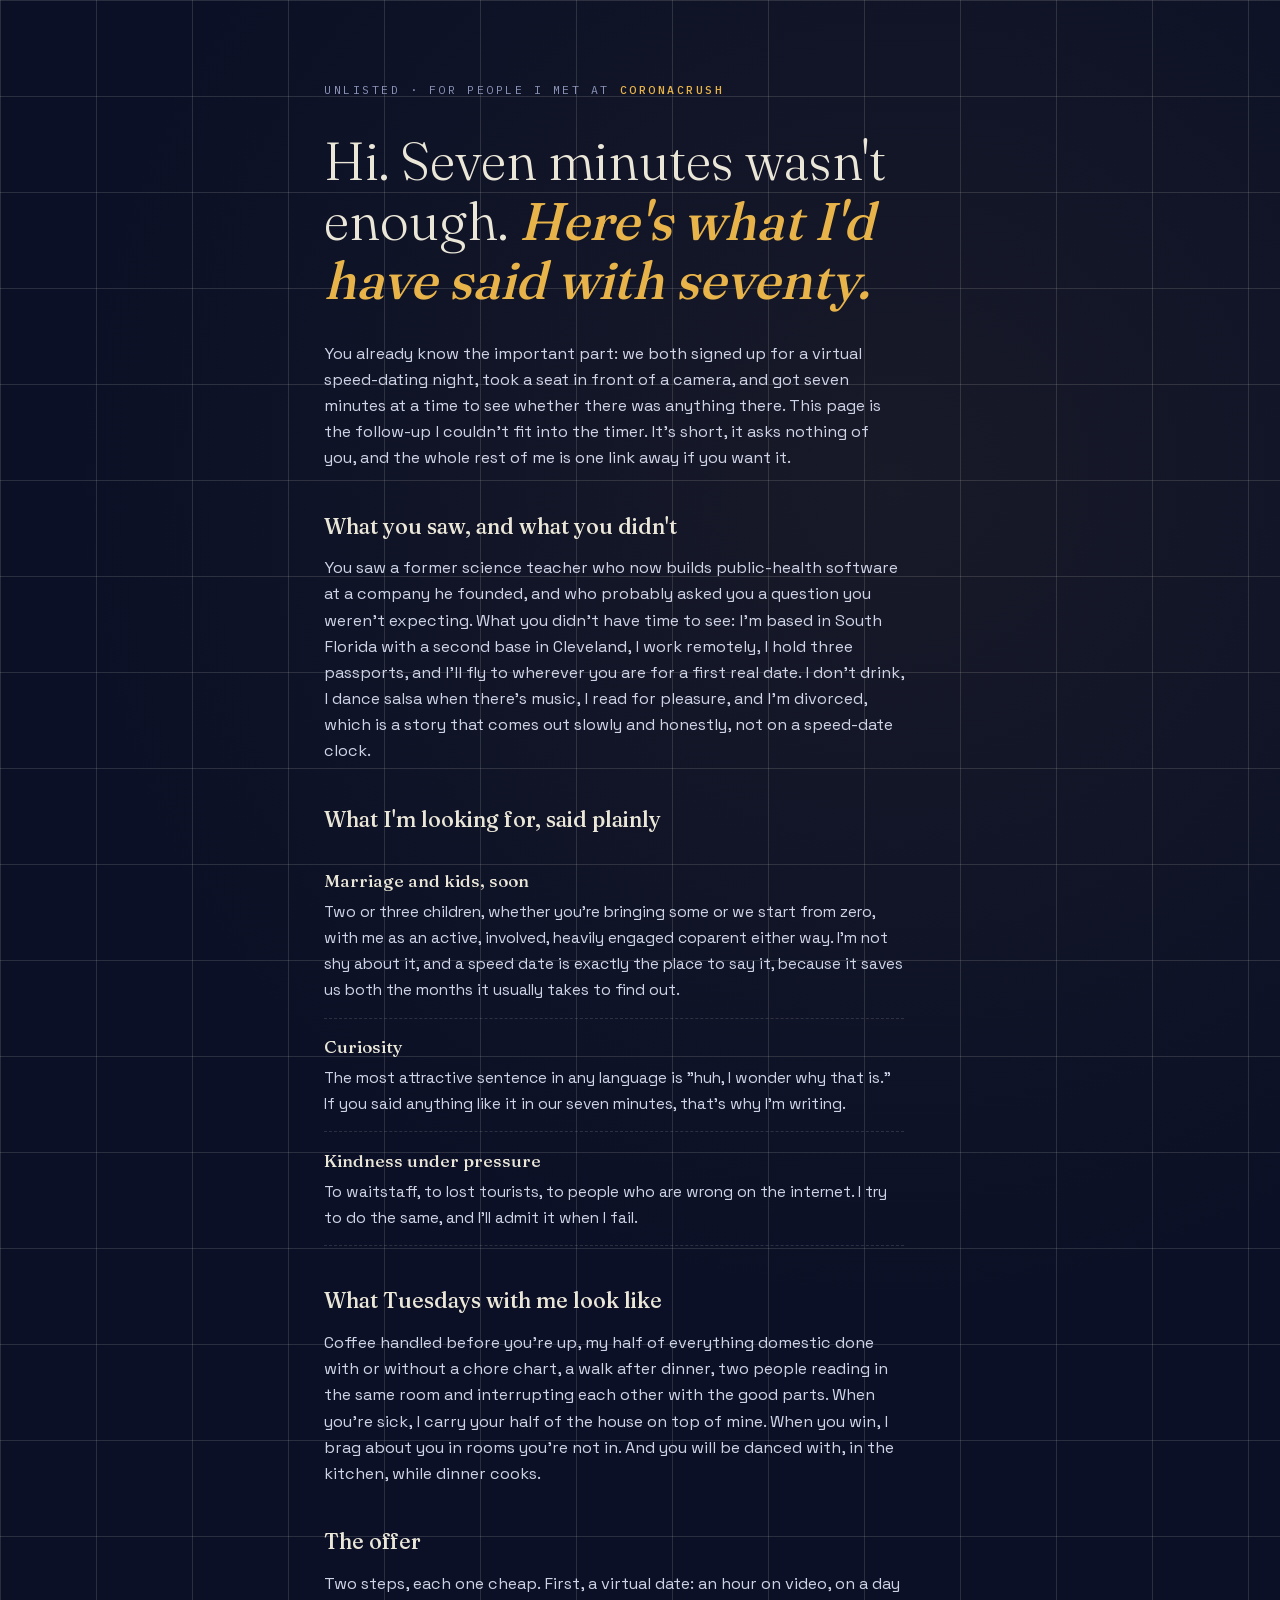
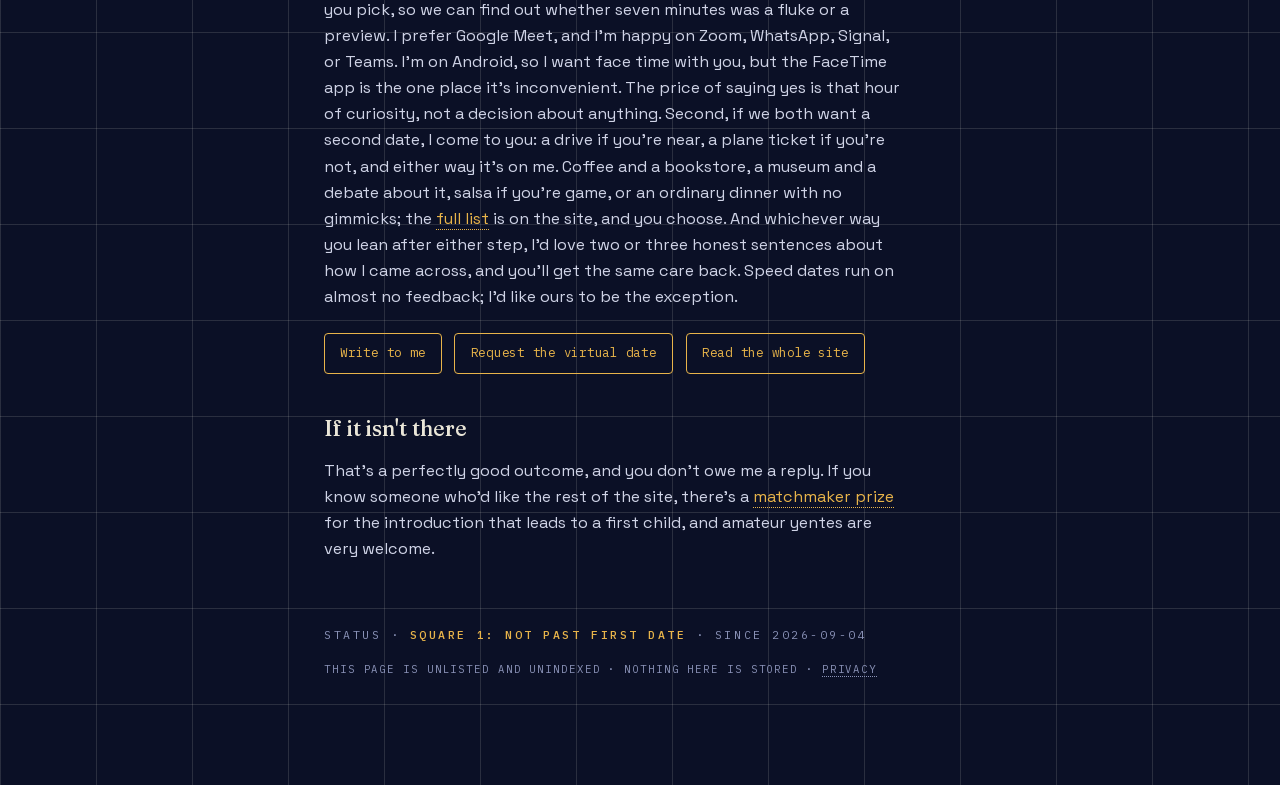
<file: coronacrush/index.html>
<!DOCTYPE html>
<html lang="en">
<head>
<meta charset="UTF-8">
<meta name="viewport" content="width=device-width, initial-scale=1.0">
<title>Date David · After Seven Minutes</title>
<meta name="robots" content="noindex, nofollow">
<meta name="description" content="For people who met David at a CoronaCrush speed date: what seven minutes didn't have room for.">
<meta name="theme-color" content="#0b1026">
<link rel="icon" href="data:image/svg+xml,%3Csvg xmlns='http://www.w3.org/2000/svg' viewBox='0 0 64 64'%3E%3Crect width='64' height='64' rx='12' fill='%230b1026'/%3E%3Ccircle cx='32' cy='32' r='20' fill='none' stroke='%23e8b44a' stroke-width='4' stroke-dasharray='6 5'/%3E%3Ccircle cx='32' cy='32' r='6' fill='%23eae6d8'/%3E%3C/svg%3E">
<!-- Google Analytics (G-GD340Z2HSF) loads only if the visitor consented on the main site -->
<script>
  window.dataLayer = window.dataLayer || [];
  function gtag(){dataLayer.push(arguments);}
  (function () {
    var ok = false; try { ok = !navigator.globalPrivacyControl && localStorage.getItem('consent') === 'granted'; } catch (e) {}
    if (!ok) return;
    var sc = document.createElement('script'); sc.async = true; sc.src = 'https://www.googletagmanager.com/gtag/js?id=G-GD340Z2HSF'; document.head.appendChild(sc);
    gtag('js', new Date()); gtag('config', 'G-GD340Z2HSF', { page_title: 'CoronaCrush', anonymize_ip: true, allow_google_signals: false, allow_ad_personalization_signals: false });
  })();
</script>
<style>
  @font-face { font-family: 'Fraunces'; font-style: normal; font-weight: 300 700; font-display: swap; src: url('../fonts/Fraunces.woff2') format('woff2'); }
  @font-face { font-family: 'Space Grotesk'; font-style: normal; font-weight: 400; font-display: swap; src: url('../fonts/SpaceGrotesk-normal-400.woff2') format('woff2'); }
  @font-face { font-family: 'Space Grotesk'; font-style: normal; font-weight: 500; font-display: swap; src: url('../fonts/SpaceGrotesk-normal-500.woff2') format('woff2'); }
  @font-face { font-family: 'IBM Plex Mono'; font-style: normal; font-weight: 400; font-display: swap; src: url('../fonts/IBMPlexMono-normal-400.woff2') format('woff2'); }
  @font-face { font-family: 'IBM Plex Mono'; font-style: normal; font-weight: 500; font-display: swap; src: url('../fonts/IBMPlexMono-normal-500.woff2') format('woff2'); }
  :root { --ink: #0b1026; --plate: #0f1633; --paper: #eae6d8; --faint: #8b93b8; --gold: #e8b44a; --line: rgba(234, 230, 216, 0.14); }
  * { margin: 0; padding: 0; box-sizing: border-box; }
  body {
    background: var(--ink); color: var(--paper);
    font-family: 'Space Grotesk', system-ui, sans-serif; line-height: 1.6; min-height: 100vh;
    background-image:
      radial-gradient(circle at 70% 20%, rgba(232,180,74,0.06), transparent 40%),
      linear-gradient(var(--line) 1px, transparent 1px),
      linear-gradient(90deg, var(--line) 1px, transparent 1px);
    background-size: 100% 100%, 96px 96px, 96px 96px;
  }
  .wrap { max-width: 680px; margin: 0 auto; padding: 9vh 24px 12vh; }
  .eyebrow { font-family: 'IBM Plex Mono', monospace; font-size: 0.72rem; letter-spacing: 0.22em; text-transform: uppercase; color: var(--faint); margin-bottom: 2rem; }
  .eyebrow b { color: var(--gold); font-weight: 500; }
  h1 { font-family: 'Fraunces', serif; font-weight: 300; font-size: clamp(2.1rem, 6vw, 3.3rem); line-height: 1.12; margin-bottom: 2rem; }
  h1 em { font-style: italic; font-weight: 500; color: var(--gold); }
  h2 { font-family: 'Fraunces', serif; font-weight: 500; font-size: 1.35rem; margin: 2.4rem 0 0.7rem; }
  p { color: #cfd3e6; max-width: 58ch; font-size: 1.02rem; }
  p + p { margin-top: 1rem; }
  p strong { color: var(--paper); font-weight: 500; }
  a { color: var(--gold); text-decoration: none; border-bottom: 1px dotted var(--gold); }
  .items { list-style: none; max-width: 58ch; margin: 1rem 0; }
  .items li { padding: 0.9rem 0; border-bottom: 1px dashed var(--line); }
  .items .k { display: block; font-family: 'Fraunces', serif; font-weight: 500; font-size: 1.08rem; color: var(--paper); margin-bottom: 0.25rem; }
  .items .v { color: #cfd3e6; font-size: 0.98rem; }
  .row { margin-top: 1.4rem; display: flex; gap: 0.8rem; flex-wrap: wrap; }
  .btn { display: inline-block; font-family: 'IBM Plex Mono', monospace; font-size: 0.78rem; letter-spacing: 0.06em; color: var(--gold); border: 1px solid var(--gold); border-radius: 4px; padding: 0.6rem 0.95rem; text-decoration: none; }
  .btn:hover { background: rgba(232,180,74,0.1); }
  .mailfb { max-width: 58ch; margin: 0.9rem 0 1.2rem; }
  .mailfb .fine { font-size: 0.82rem; color: var(--faint); margin-bottom: 0.5rem; }
  .mailfb pre { white-space: pre-wrap; font-family: 'Space Grotesk', system-ui, sans-serif; font-size: 0.9rem; color: #cfd3e6; background: var(--plate); border: 1px solid var(--line); border-radius: 6px; padding: 1rem 1.1rem; }
  .mailfb .note { font-family: 'IBM Plex Mono', monospace; font-size: 0.72rem; color: var(--gold); margin-left: 0.6rem; }
  footer { margin-top: 5rem; font-family: 'IBM Plex Mono', monospace; font-size: 0.66rem; letter-spacing: 0.18em; color: var(--faint); text-transform: uppercase; }
  footer a { color: inherit; border-bottom-color: currentColor; }
</style>
</head>
<body>
<main class="wrap">
  <div class="eyebrow">UNLISTED · FOR PEOPLE I MET AT <b>CORONACRUSH</b></div>

  <h1>Hi<span id="who"></span>. Seven minutes wasn't enough. <em>Here's what I'd have said with seventy.</em></h1>

  <p>You already know the important part: we both signed up for a virtual speed-dating night, took a seat in front of a camera, and got seven minutes at a time to see whether there was anything there. This page is the follow-up I couldn't fit into the timer. It's short, it asks nothing of you, and the whole rest of me is one link away if you want it.</p>

  <h2>What you saw, and what you didn't</h2>
  <p>You saw a former science teacher who now builds public-health software at a company he founded, and who probably asked you a question you weren't expecting. What you didn't have time to see: I'm based in South Florida with a second base in Cleveland, I work remotely, I hold three passports, and I'll fly to wherever you are for a first real date. I don't drink, I dance salsa when there's music, I read for pleasure, and I'm divorced, which is a story that comes out slowly and honestly, not on a speed-date clock.</p>

  <h2>What I'm looking for, said plainly</h2>
  <ul class="items">
    <li><span class="k">Marriage and kids, soon</span><span class="v">Two or three children, whether you're bringing some or we start from zero, with me as an active, involved, heavily engaged coparent either way. I'm not shy about it, and a speed date is exactly the place to say it, because it saves us both the months it usually takes to find out.</span></li>
    <li><span class="k">Curiosity</span><span class="v">The most attractive sentence in any language is "huh, I wonder why that is." If you said anything like it in our seven minutes, that's why I'm writing.</span></li>
    <li><span class="k">Kindness under pressure</span><span class="v">To waitstaff, to lost tourists, to people who are wrong on the internet. I try to do the same, and I'll admit it when I fail.</span></li>
  </ul>

  <h2>What Tuesdays with me look like</h2>
  <p>Coffee handled before you're up, my half of everything domestic done with or without a chore chart, a walk after dinner, two people reading in the same room and interrupting each other with the good parts. When you're sick, I carry your half of the house on top of mine. When you win, I brag about you in rooms you're not in. And you will be danced with, in the kitchen, while dinner cooks.</p>

  <h2>The offer</h2>
  <p>Two steps, each one cheap. First, a virtual date: an hour on video, on a day you pick, so we can find out whether seven minutes was a fluke or a preview. I prefer Google Meet, and I'm happy on Zoom, WhatsApp, Signal, or Teams. I'm on Android, so I want face time with you, but the FaceTime app is the one place it's inconvenient. The price of saying yes is that hour of curiosity, not a decision about anything. Second, if we both want a second date, I come to you: a drive if you're near, a plane ticket if you're not, and either way it's on me. Coffee and a bookstore, a museum and a debate about it, salsa if you're game, or an ordinary dinner with no gimmicks; the <a href="../#proposals">full list</a> is on the site, and you choose. And whichever way you lean after either step, I'd love two or three honest sentences about how I came across, and you'll get the same care back. Speed dates run on almost no feedback; I'd like ours to be the exception.</p>

  <div class="row">
    <a class="btn" id="write" href="../#transmission">Write to me</a>
    <a class="btn" id="call" href="../#transmission">Request the virtual date</a>
    <a class="btn" href="../">Read the whole site</a>
  </div>

  <h2>If it isn't there</h2>
  <p>That's a perfectly good outcome, and you don't owe me a reply. If you know someone who'd like the rest of the site, there's a <a href="../#referrals">matchmaker prize</a> for the introduction that leads to a first child, and amateur yentes are very welcome.</p>

  <div class="eyebrow status-line" style="margin:4rem 0 -4rem">STATUS · <b>SQUARE 1: NOT PAST FIRST DATE</b> · SINCE 2026-09-04</div>
  <footer>THIS PAGE IS UNLISTED AND UNINDEXED · NOTHING HERE IS STORED · <a href="../#privacy">PRIVACY</a></footer>
</main>
<script>
  // ?for=Name personalizes the greeting; letters, spaces, hyphens, apostrophes only
  (function () {
    var n = new URLSearchParams(location.search).get('for') || '';
    n = n.replace(/[^A-Za-z\u00C0-\u024F' \-]/g, '').trim().slice(0, 30);
    if (n) document.getElementById('who').textContent = ' ' + n;
  })();
  // any mail button also reveals its text, for a computer with no mail app
  document.addEventListener('click', function (e) {
    var a = e.target.closest('a'); if (!a) return;
    var href = a.getAttribute('href') || ''; if (href.indexOf('mailto') !== 0) return;
    var q = href.indexOf('?'), to = href.slice(7, q === -1 ? undefined : q), params = new URLSearchParams(q === -1 ? '' : href.slice(q + 1));
    var subject = params.get('subject') || '', body = params.get('body') || '';
    var plain = 'To: ' + to + (subject ? '\nSubject: ' + subject : '') + (body ? '\n\n' + body : '') + '\n';
    var host = a.closest('.row'); if (!host) return;
    var box = host.nextElementSibling;
    if (!box || !box.classList.contains('mailfb')) {
      box = document.createElement('div'); box.className = 'mailfb';
      box.innerHTML = '<p class="fine">If your mail app opened with this filled in, you\'re done. If nothing happened, your browser has no mail app wired up: open it in Gmail instead, or copy it into any email.</p><pre></pre><div class="row"><a class="btn gmail" target="_blank" rel="noopener" href="#">Open in Gmail</a><a class="btn" href="#" role="button">Copy the email</a><span class="note"></span></div>';
      host.insertAdjacentElement('afterend', box);
    }
    box.querySelector('pre').textContent = plain;
    box.querySelector('a.gmail').href = 'https://mail.google.com/mail/?view=cm&fs=1&to=' + encodeURIComponent(to) + '&su=' + encodeURIComponent(subject) + '&body=' + encodeURIComponent(body);
    box.querySelectorAll('a.btn')[1].onclick = function (ev) {
      ev.preventDefault();
      var note = box.querySelector('.note');
      var done = function (ok) { note.textContent = ok ? '\u2713 copied' : 'copy failed'; setTimeout(function () { note.textContent = ''; }, 2500); };
      if (navigator.clipboard) navigator.clipboard.writeText(plain).then(function () { done(true); }, function () { done(false); }); else done(false);
    };
  });

  // contact links assembled at view time, as on the main site
  (function () {
    var addr = ['david', String.fromCharCode(64), 'datedavid', String.fromCharCode(46), 'org'].join('');
    var w = document.getElementById('write'), c = document.getElementById('call');
    w.href = 'mailto' + String.fromCharCode(58) + addr + '?subject=' + encodeURIComponent('CoronaCrush follow-up');
    c.href = 'mailto' + String.fromCharCode(58) + addr + '?subject=' + encodeURIComponent('Virtual date request for David (CoronaCrush)') + '&body=' + encodeURIComponent('Hi David,\n\nThree times that work for me (with my time zone):\n1. \n2. \n3. \n\nPreferred platform (Google Meet, Zoom, WhatsApp, Signal, or Teams): \n');
  })();
</script>
</body>
</html>
</file>
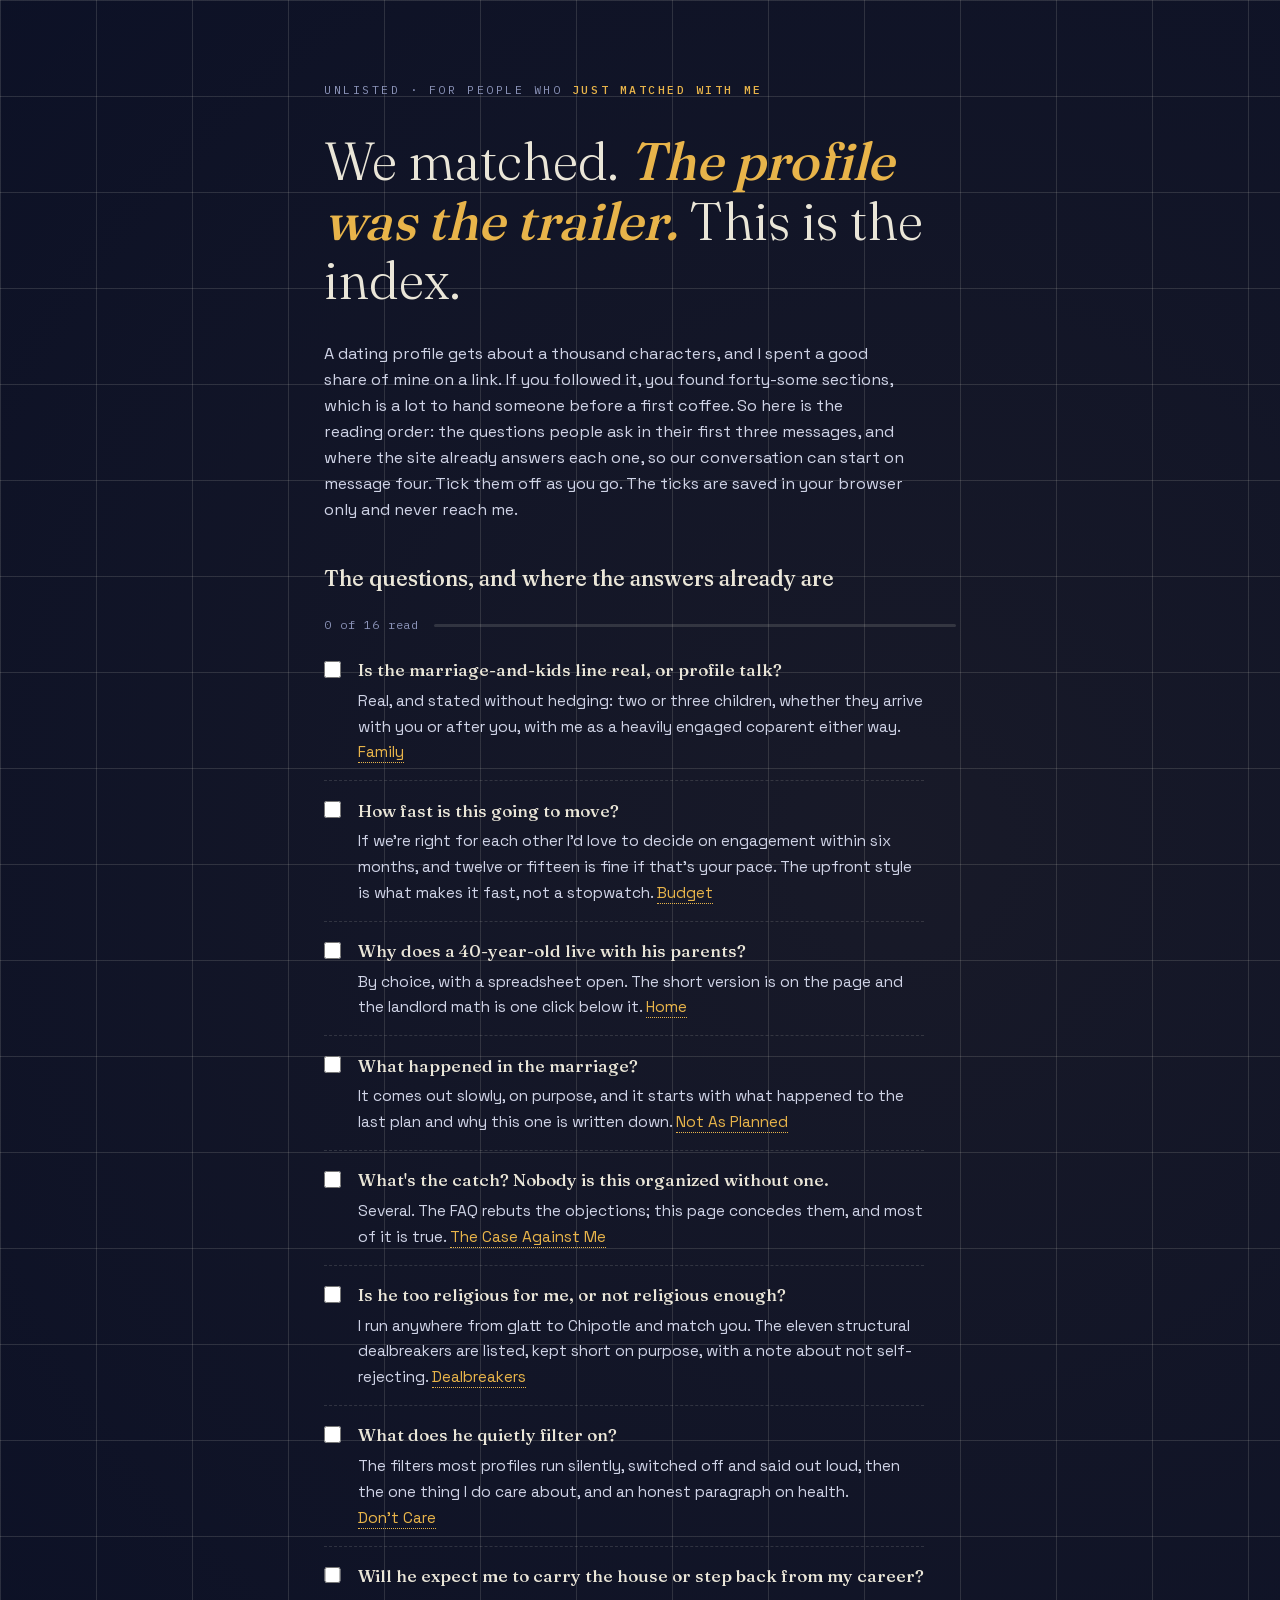
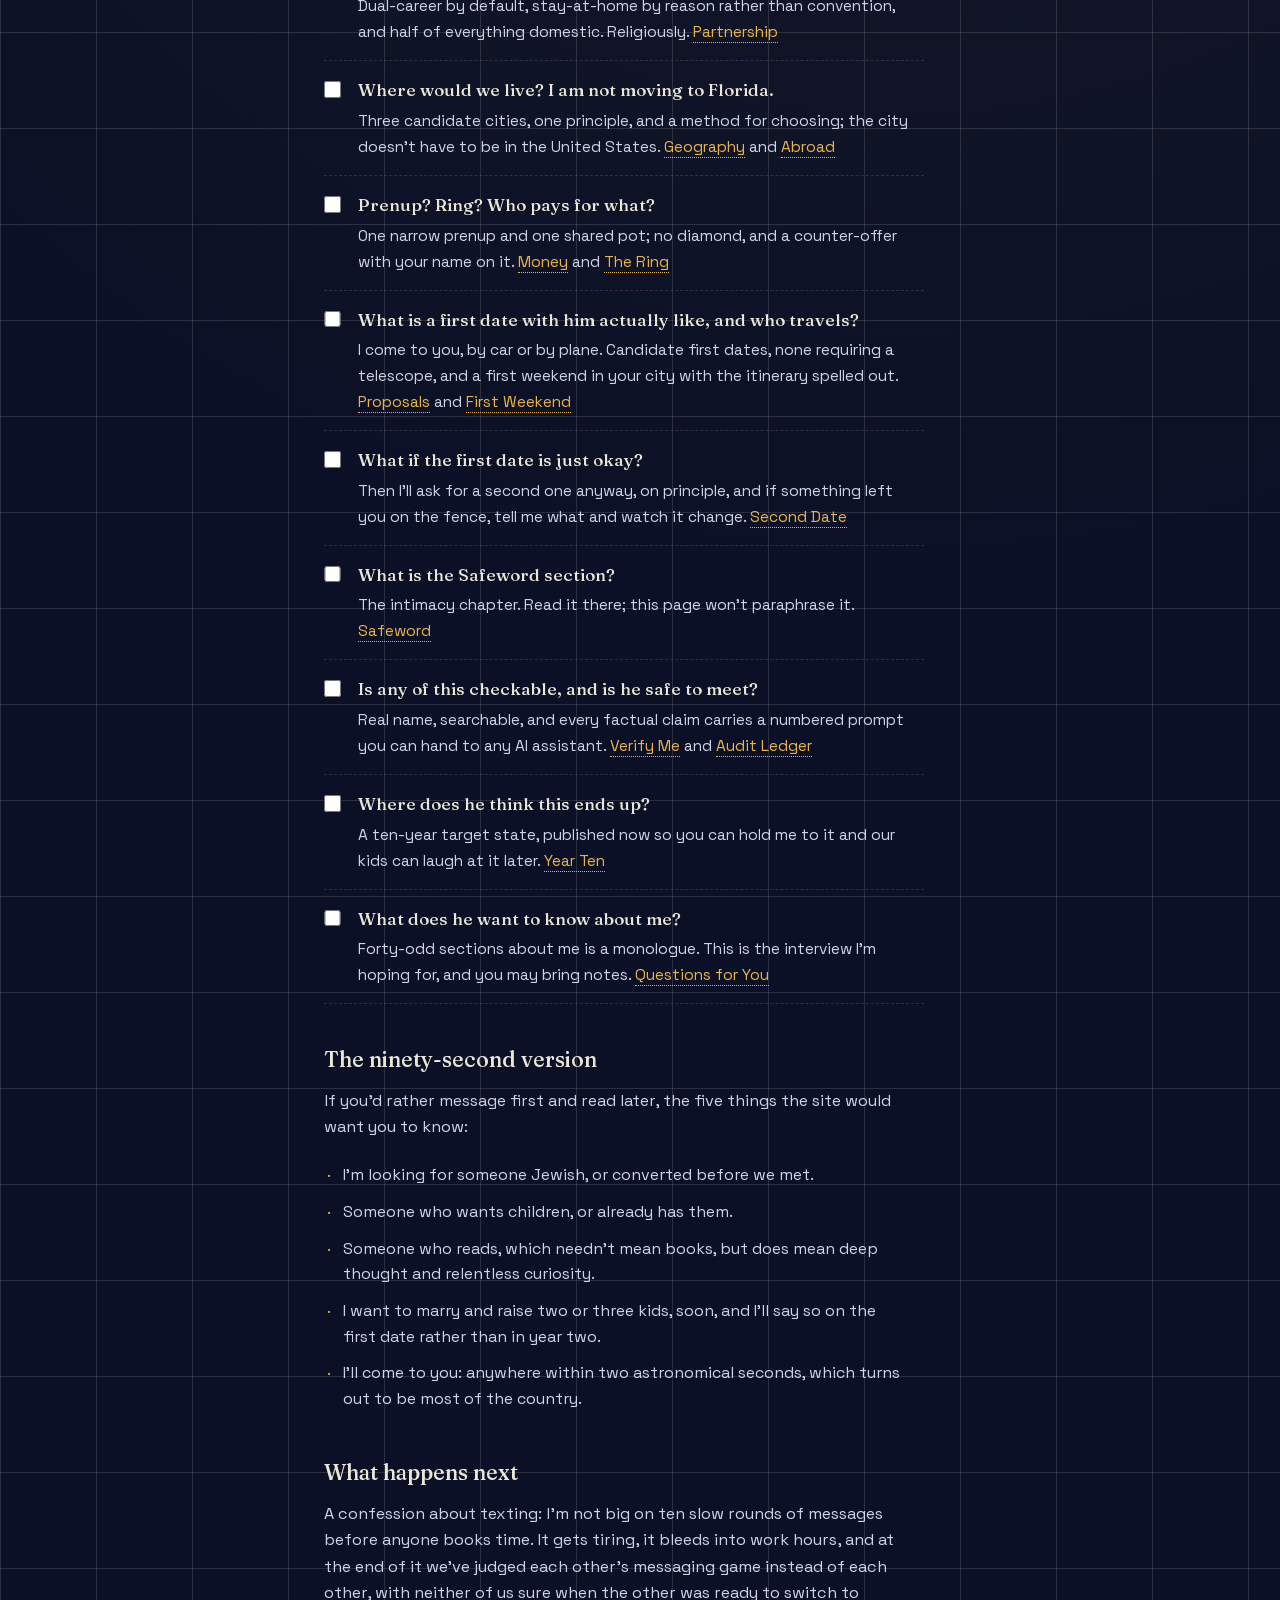
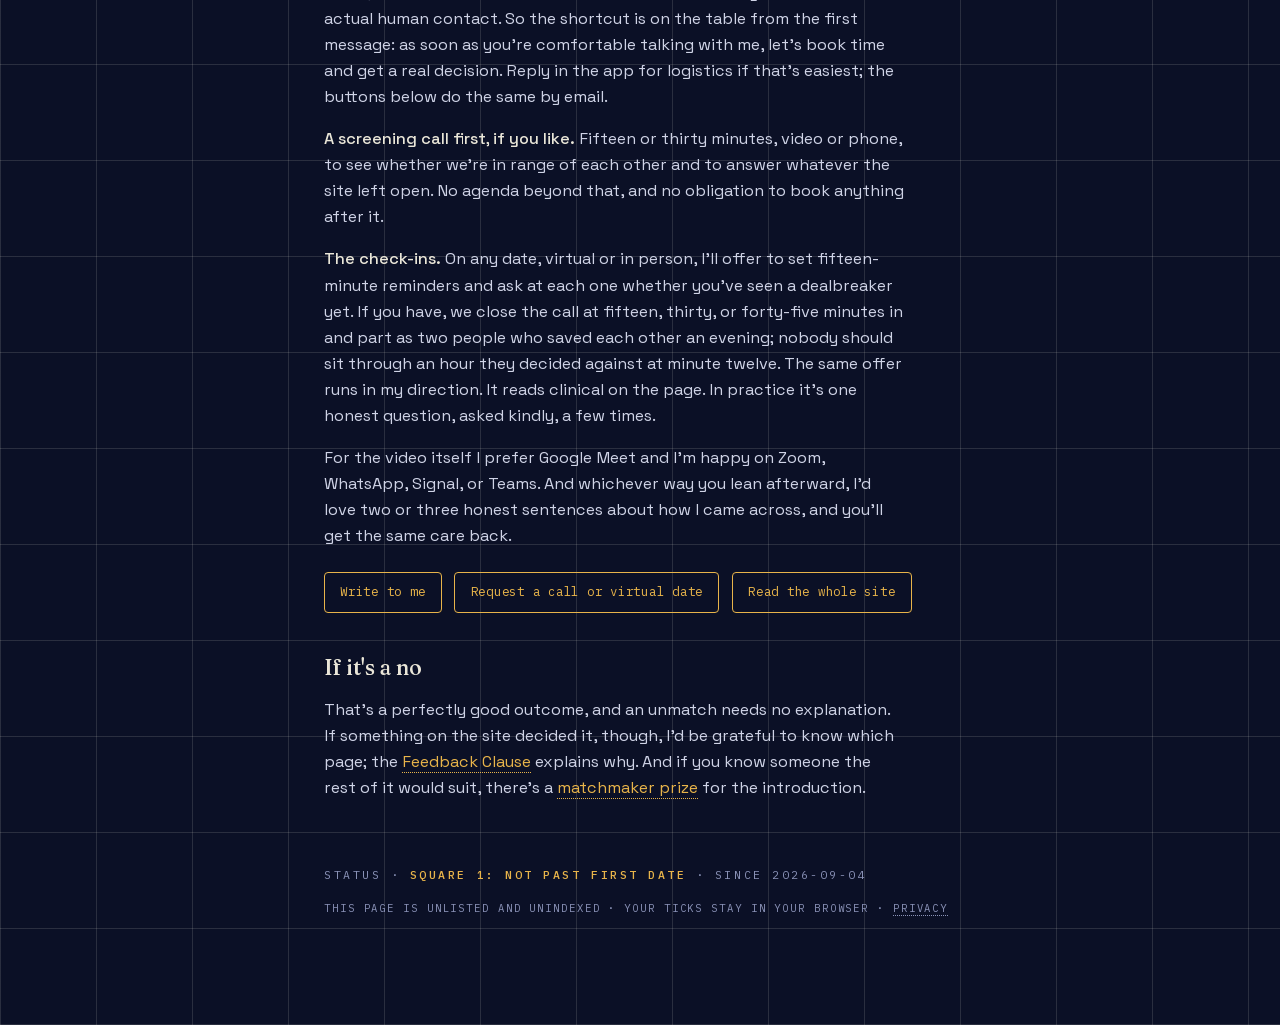
<file: justmatched/index.html>
<!DOCTYPE html>
<html lang="en">
<head>
<meta charset="UTF-8">
<meta name="viewport" content="width=device-width, initial-scale=1.0">
<title>Date David · Just Matched</title>
<meta name="robots" content="noindex, nofollow">
<meta name="description" content="For people who just matched with David on a dating app: the questions a first conversation asks, and where the site already answers them.">
<meta name="theme-color" content="#0b1026">
<link rel="icon" href="data:image/svg+xml,%3Csvg xmlns='http://www.w3.org/2000/svg' viewBox='0 0 64 64'%3E%3Crect width='64' height='64' rx='12' fill='%230b1026'/%3E%3Ccircle cx='32' cy='32' r='20' fill='none' stroke='%23e8b44a' stroke-width='4' stroke-dasharray='6 5'/%3E%3Ccircle cx='32' cy='32' r='6' fill='%23eae6d8'/%3E%3C/svg%3E">
<!-- Google Analytics (G-GD340Z2HSF) loads only if the visitor consented on the main site -->
<script>
  window.dataLayer = window.dataLayer || [];
  function gtag(){dataLayer.push(arguments);}
  (function () {
    var ok = false; try { ok = !navigator.globalPrivacyControl && localStorage.getItem('consent') === 'granted'; } catch (e) {}
    if (!ok) return;
    var sc = document.createElement('script'); sc.async = true; sc.src = 'https://www.googletagmanager.com/gtag/js?id=G-GD340Z2HSF'; document.head.appendChild(sc);
    gtag('js', new Date()); gtag('config', 'G-GD340Z2HSF', { page_title: 'Just matched', anonymize_ip: true, allow_google_signals: false, allow_ad_personalization_signals: false });
  })();
</script>
<style>
  @font-face { font-family: 'Fraunces'; font-style: normal; font-weight: 300 700; font-display: swap; src: url('../fonts/Fraunces.woff2') format('woff2'); }
  @font-face { font-family: 'Space Grotesk'; font-style: normal; font-weight: 400; font-display: swap; src: url('../fonts/SpaceGrotesk-normal-400.woff2') format('woff2'); }
  @font-face { font-family: 'Space Grotesk'; font-style: normal; font-weight: 500; font-display: swap; src: url('../fonts/SpaceGrotesk-normal-500.woff2') format('woff2'); }
  @font-face { font-family: 'IBM Plex Mono'; font-style: normal; font-weight: 400; font-display: swap; src: url('../fonts/IBMPlexMono-normal-400.woff2') format('woff2'); }
  @font-face { font-family: 'IBM Plex Mono'; font-style: normal; font-weight: 500; font-display: swap; src: url('../fonts/IBMPlexMono-normal-500.woff2') format('woff2'); }
  :root { --ink: #0b1026; --plate: #0f1633; --paper: #eae6d8; --faint: #8b93b8; --gold: #e8b44a; --line: rgba(234, 230, 216, 0.14); }
  * { margin: 0; padding: 0; box-sizing: border-box; }
  body {
    background: var(--ink); color: var(--paper);
    font-family: 'Space Grotesk', system-ui, sans-serif; line-height: 1.6; min-height: 100vh;
    background-image:
      radial-gradient(circle at 70% 20%, rgba(232,180,74,0.06), transparent 40%),
      linear-gradient(var(--line) 1px, transparent 1px),
      linear-gradient(90deg, var(--line) 1px, transparent 1px);
    background-size: 100% 100%, 96px 96px, 96px 96px;
  }
  .wrap { max-width: 680px; margin: 0 auto; padding: 9vh 24px 12vh; }
  .eyebrow { font-family: 'IBM Plex Mono', monospace; font-size: 0.72rem; letter-spacing: 0.22em; text-transform: uppercase; color: var(--faint); margin-bottom: 2rem; }
  .eyebrow b { color: var(--gold); font-weight: 500; }
  h1 { font-family: 'Fraunces', serif; font-weight: 300; font-size: clamp(2.1rem, 6vw, 3.3rem); line-height: 1.12; margin-bottom: 2rem; }
  h1 em { font-style: italic; font-weight: 500; color: var(--gold); }
  h2 { font-family: 'Fraunces', serif; font-weight: 500; font-size: 1.35rem; margin: 2.4rem 0 0.7rem; }
  p { color: #cfd3e6; max-width: 58ch; font-size: 1.02rem; }
  p + p { margin-top: 1rem; }
  p strong { color: var(--paper); font-weight: 500; }
  a { color: var(--gold); text-decoration: none; border-bottom: 1px dotted var(--gold); }
  .progress { font-family: 'IBM Plex Mono', monospace; font-size: 0.74rem; letter-spacing: 0.08em; color: var(--faint); margin: 1.2rem 0 0.4rem; display: flex; align-items: center; gap: 0.9rem; }
  .progress .bar { flex: 1; height: 3px; background: var(--line); border-radius: 2px; overflow: hidden; }
  .progress .bar i { display: block; height: 100%; width: 0; background: var(--gold); transition: width 0.3s; }
  .tour { list-style: none; max-width: 60ch; margin: 0.4rem 0 1rem; }
  .tour li { border-bottom: 1px dashed var(--line); }
  .tour label { display: grid; grid-template-columns: 1.4rem 1fr; gap: 0.7rem; padding: 0.95rem 0; cursor: pointer; }
  .tour input { width: 1.05rem; height: 1.05rem; margin-top: 0.3rem; accent-color: var(--gold); cursor: pointer; }
  .tour .q { display: block; font-family: 'Fraunces', serif; font-weight: 500; font-size: 1.08rem; color: var(--paper); margin-bottom: 0.25rem; }
  .tour .a { color: #cfd3e6; font-size: 0.97rem; }
  .tour input:checked ~ span .q { color: var(--faint); text-decoration: line-through; text-decoration-color: rgba(232,180,74,0.5); }
  .tour a { white-space: nowrap; }
  .short { list-style: none; max-width: 58ch; margin: 1rem 0; color: #cfd3e6; }
  .short li { padding: 0.35rem 0 0.35rem 1.2rem; position: relative; }
  .short li::before { content: '·'; position: absolute; left: 0.2rem; color: var(--gold); }
  .row { margin-top: 1.4rem; display: flex; gap: 0.8rem; flex-wrap: wrap; }
  .btn { display: inline-block; font-family: 'IBM Plex Mono', monospace; font-size: 0.78rem; letter-spacing: 0.06em; color: var(--gold); border: 1px solid var(--gold); border-radius: 4px; padding: 0.6rem 0.95rem; text-decoration: none; }
  .btn:hover { background: rgba(232,180,74,0.1); }
  .mailfb { max-width: 58ch; margin: 0.9rem 0 1.2rem; }
  .mailfb .fine { font-size: 0.82rem; color: var(--faint); margin-bottom: 0.5rem; }
  .mailfb pre { white-space: pre-wrap; font-family: 'Space Grotesk', system-ui, sans-serif; font-size: 0.9rem; color: #cfd3e6; background: var(--plate); border: 1px solid var(--line); border-radius: 6px; padding: 1rem 1.1rem; }
  .mailfb .note { font-family: 'IBM Plex Mono', monospace; font-size: 0.72rem; color: var(--gold); margin-left: 0.6rem; }
  footer { margin-top: 5rem; font-family: 'IBM Plex Mono', monospace; font-size: 0.66rem; letter-spacing: 0.18em; color: var(--faint); text-transform: uppercase; }
  footer a { color: inherit; border-bottom-color: currentColor; }
  :focus-visible { outline: 2px solid var(--gold); outline-offset: 3px; }
</style>
</head>
<body>
<main class="wrap">
  <div class="eyebrow">UNLISTED · FOR PEOPLE WHO <b>JUST MATCHED WITH ME</b></div>

  <h1>We matched<span id="who"></span>. <em>The profile was the trailer.</em> This is the index.</h1>

  <p>A dating profile gets about a thousand characters, and I spent a good share of mine on a link. If you followed it, you found forty-some sections, which is a lot to hand someone before a first coffee. So here is the reading order: the questions people ask in their first three messages, and where the site already answers each one, so our conversation can start on message four. Tick them off as you go. The ticks are saved in your browser only and never reach me.</p>

  <h2>The questions, and where the answers already are</h2>

  <div class="progress" aria-live="polite"><span id="count">0 of 0 read</span><span class="bar"><i id="fill"></i></span></div>

  <ul class="tour" id="tour">
    <li><label><input type="checkbox" data-k="family"><span><span class="q">Is the marriage-and-kids line real, or profile talk?</span><span class="a">Real, and stated without hedging: two or three children, whether they arrive with you or after you, with me as a heavily engaged coparent either way. <a href="../#family">Family</a></span></span></label></li>
    <li><label><input type="checkbox" data-k="budget"><span><span class="q">How fast is this going to move?</span><span class="a">If we're right for each other I'd love to decide on engagement within six months, and twelve or fifteen is fine if that's your pace. The upfront style is what makes it fast, not a stopwatch. <a href="../#budget">Budget</a></span></span></label></li>
    <li><label><input type="checkbox" data-k="home"><span><span class="q">Why does a 40-year-old live with his parents?</span><span class="a">By choice, with a spreadsheet open. The short version is on the page and the landlord math is one click below it. <a href="../#home">Home</a></span></span></label></li>
    <li><label><input type="checkbox" data-k="unplanned"><span><span class="q">What happened in the marriage?</span><span class="a">It comes out slowly, on purpose, and it starts with what happened to the last plan and why this one is written down. <a href="../#unplanned">Not As Planned</a></span></span></label></li>
    <li><label><input type="checkbox" data-k="caseagainst"><span><span class="q">What's the catch? Nobody is this organized without one.</span><span class="a">Several. The FAQ rebuts the objections; this page concedes them, and most of it is true. <a href="../#caseagainst">The Case Against Me</a></span></span></label></li>
    <li><label><input type="checkbox" data-k="dealbreakers"><span><span class="q">Is he too religious for me, or not religious enough?</span><span class="a">I run anywhere from glatt to Chipotle and match you. The eleven structural dealbreakers are listed, kept short on purpose, with a note about not self-rejecting. <a href="../#dealbreakers">Dealbreakers</a></span></span></label></li>
    <li><label><input type="checkbox" data-k="dontcare"><span><span class="q">What does he quietly filter on?</span><span class="a">The filters most profiles run silently, switched off and said out loud, then the one thing I do care about, and an honest paragraph on health. <a href="../#dontcare">Don't Care</a></span></span></label></li>
    <li><label><input type="checkbox" data-k="partnership"><span><span class="q">Will he expect me to carry the house or step back from my career?</span><span class="a">Dual-career by default, stay-at-home by reason rather than convention, and half of everything domestic. Religiously. <a href="../#partnership">Partnership</a></span></span></label></li>
    <li><label><input type="checkbox" data-k="geography"><span><span class="q">Where would we live? I am not moving to Florida.</span><span class="a">Three candidate cities, one principle, and a method for choosing; the city doesn't have to be in the United States. <a href="../#geography">Geography</a> and <a href="../#abroad">Abroad</a></span></span></label></li>
    <li><label><input type="checkbox" data-k="money"><span><span class="q">Prenup? Ring? Who pays for what?</span><span class="a">One narrow prenup and one shared pot; no diamond, and a counter-offer with your name on it. <a href="../#money">Money</a> and <a href="../#ring">The Ring</a></span></span></label></li>
    <li><label><input type="checkbox" data-k="proposals"><span><span class="q">What is a first date with him actually like, and who travels?</span><span class="a">I come to you, by car or by plane. Candidate first dates, none requiring a telescope, and a first weekend in your city with the itinerary spelled out. <a href="../#proposals">Proposals</a> and <a href="../#weekend">First Weekend</a></span></span></label></li>
    <li><label><input type="checkbox" data-k="seconddate"><span><span class="q">What if the first date is just okay?</span><span class="a">Then I'll ask for a second one anyway, on principle, and if something left you on the fence, tell me what and watch it change. <a href="../#seconddate">Second Date</a></span></span></label></li>
    <li><label><input type="checkbox" data-k="safeword"><span><span class="q">What is the Safeword section?</span><span class="a">The intimacy chapter. Read it there; this page won't paraphrase it. <a href="../#safeword">Safeword</a></span></span></label></li>
    <li><label><input type="checkbox" data-k="verifyme"><span><span class="q">Is any of this checkable, and is he safe to meet?</span><span class="a">Real name, searchable, and every factual claim carries a numbered prompt you can hand to any AI assistant. <a href="../#verifyme">Verify Me</a> and <a href="../#audits">Audit Ledger</a></span></span></label></li>
    <li><label><input type="checkbox" data-k="yearten"><span><span class="q">Where does he think this ends up?</span><span class="a">A ten-year target state, published now so you can hold me to it and our kids can laugh at it later. <a href="../#yearten">Year Ten</a></span></span></label></li>
    <li><label><input type="checkbox" data-k="questions"><span><span class="q">What does he want to know about me?</span><span class="a">Forty-odd sections about me is a monologue. This is the interview I'm hoping for, and you may bring notes. <a href="../#questions">Questions for You</a></span></span></label></li>
  </ul>

  <h2>The ninety-second version</h2>
  <p>If you'd rather message first and read later, the five things the site would want you to know:</p>
  <ul class="short">
    <li>I'm looking for someone Jewish, or converted before we met.</li>
    <li>Someone who wants children, or already has them.</li>
    <li>Someone who reads, which needn't mean books, but does mean deep thought and relentless curiosity.</li>
    <li>I want to marry and raise two or three kids, soon, and I'll say so on the first date rather than in year two.</li>
    <li>I'll come to you: anywhere within two astronomical seconds, which turns out to be most of the country.</li>
  </ul>

  <h2>What happens next</h2>
  <p>A confession about texting: I'm not big on ten slow rounds of messages before anyone books time. It gets tiring, it bleeds into work hours, and at the end of it we've judged each other's messaging game instead of each other, with neither of us sure when the other was ready to switch to actual human contact. So the shortcut is on the table from the first message: as soon as you're comfortable talking with me, let's book time and get a real decision. Reply in the app for logistics if that's easiest; the buttons below do the same by email.</p>
  <p><strong>A screening call first, if you like.</strong> Fifteen or thirty minutes, video or phone, to see whether we're in range of each other and to answer whatever the site left open. No agenda beyond that, and no obligation to book anything after it.</p>
  <p><strong>The check-ins.</strong> On any date, virtual or in person, I'll offer to set fifteen-minute reminders and ask at each one whether you've seen a dealbreaker yet. If you have, we close the call at fifteen, thirty, or forty-five minutes in and part as two people who saved each other an evening; nobody should sit through an hour they decided against at minute twelve. The same offer runs in my direction. It reads clinical on the page. In practice it's one honest question, asked kindly, a few times.</p>
  <p>For the video itself I prefer Google Meet and I'm happy on Zoom, WhatsApp, Signal, or Teams. And whichever way you lean afterward, I'd love two or three honest sentences about how I came across, and you'll get the same care back.</p>

  <div class="row">
    <a class="btn" id="write" href="../#transmission">Write to me</a>
    <a class="btn" id="call" href="../#transmission">Request a call or virtual date</a>
    <a class="btn" href="../">Read the whole site</a>
  </div>

  <h2>If it's a no</h2>
  <p>That's a perfectly good outcome, and an unmatch needs no explanation. If something on the site decided it, though, I'd be grateful to know which page; the <a href="../#feedback">Feedback Clause</a> explains why. And if you know someone the rest of it would suit, there's a <a href="../#referrals">matchmaker prize</a> for the introduction.</p>

  <div class="eyebrow status-line" style="margin:4rem 0 -4rem">STATUS · <b>SQUARE 1: NOT PAST FIRST DATE</b> · SINCE 2026-09-04</div>
  <footer>THIS PAGE IS UNLISTED AND UNINDEXED · YOUR TICKS STAY IN YOUR BROWSER · <a href="../#privacy">PRIVACY</a></footer>
</main>
<script>
  // ?for=Name personalizes the greeting; letters, spaces, hyphens, apostrophes only
  (function () {
    var n = new URLSearchParams(location.search).get('for') || '';
    n = n.replace(/[^A-Za-zÀ-ɏ' \-]/g, '').trim().slice(0, 30);
    if (n) document.getElementById('who').textContent = ', ' + n;
  })();

  // the reading checklist: ticks persist in this browser only (localStorage), never sent anywhere
  (function () {
    var KEY = 'justmatched-read';
    var boxes = Array.prototype.slice.call(document.querySelectorAll('#tour input[type=checkbox]'));
    var count = document.getElementById('count'), fill = document.getElementById('fill');
    var saved = {};
    try { saved = JSON.parse(localStorage.getItem(KEY) || '{}') || {}; } catch (e) { saved = {}; }
    boxes.forEach(function (b) { if (saved[b.dataset.k]) b.checked = true; });
    function render() {
      var n = boxes.filter(function (b) { return b.checked; }).length, total = boxes.length;
      count.textContent = n + ' of ' + total + ' read';
      fill.style.width = (total ? Math.round(100 * n / total) : 0) + '%';
      if (n === total && total > 0) count.textContent = 'All ' + total + ' read. You now know more about me than most second dates did. Your move.';
    }
    boxes.forEach(function (b) {
      b.addEventListener('change', function () {
        var state = {};
        boxes.forEach(function (x) { if (x.checked) state[x.dataset.k] = 1; });
        try { localStorage.setItem(KEY, JSON.stringify(state)); } catch (e) {}
        render();
      });
    });
    render();
  })();

  // any mail button also reveals its text, for a computer with no mail app
  document.addEventListener('click', function (e) {
    var a = e.target.closest('a'); if (!a) return;
    var href = a.getAttribute('href') || ''; if (href.indexOf('mailto') !== 0) return;
    var q = href.indexOf('?'), to = href.slice(7, q === -1 ? undefined : q), params = new URLSearchParams(q === -1 ? '' : href.slice(q + 1));
    var subject = params.get('subject') || '', body = params.get('body') || '';
    var plain = 'To: ' + to + (subject ? '\nSubject: ' + subject : '') + (body ? '\n\n' + body : '') + '\n';
    var host = a.closest('.row'); if (!host) return;
    var box = host.nextElementSibling;
    if (!box || !box.classList.contains('mailfb')) {
      box = document.createElement('div'); box.className = 'mailfb';
      box.innerHTML = '<p class="fine">If your mail app opened with this filled in, you\'re done. If nothing happened, your browser has no mail app wired up: open it in Gmail instead, or copy it into any email.</p><pre></pre><div class="row"><a class="btn gmail" target="_blank" rel="noopener" href="#">Open in Gmail</a><a class="btn" href="#" role="button">Copy the email</a><span class="note"></span></div>';
      host.insertAdjacentElement('afterend', box);
    }
    box.querySelector('pre').textContent = plain;
    box.querySelector('a.gmail').href = 'https://mail.google.com/mail/?view=cm&fs=1&to=' + encodeURIComponent(to) + '&su=' + encodeURIComponent(subject) + '&body=' + encodeURIComponent(body);
    box.querySelectorAll('a.btn')[1].onclick = function (ev) {
      ev.preventDefault();
      var note = box.querySelector('.note');
      var done = function (ok) { note.textContent = ok ? '✓ copied' : 'copy failed'; setTimeout(function () { note.textContent = ''; }, 2500); };
      if (navigator.clipboard) navigator.clipboard.writeText(plain).then(function () { done(true); }, function () { done(false); }); else done(false);
    };
  });

  // contact links assembled at view time, as on the main site
  (function () {
    var addr = ['david', String.fromCharCode(64), 'datedavid', String.fromCharCode(46), 'org'].join('');
    var w = document.getElementById('write'), c = document.getElementById('call');
    w.href = 'mailto' + String.fromCharCode(58) + addr + '?subject=' + encodeURIComponent('We matched');
    c.href = 'mailto' + String.fromCharCode(58) + addr + '?subject=' + encodeURIComponent('Call request for David (we matched online)') + '&body=' + encodeURIComponent('Hi David,\n\nWhat I\'d like (15-minute screen, 30 minutes, or the full hour): \n\nThree times that work for me (with my time zone):\n1. \n2. \n3. \n\nPreferred platform (Google Meet, Zoom, WhatsApp, Signal, phone, or Teams): \n\nFifteen-minute check-ins (yes / no thanks): \n');
  })();
</script>
</body>
</html>
</file>
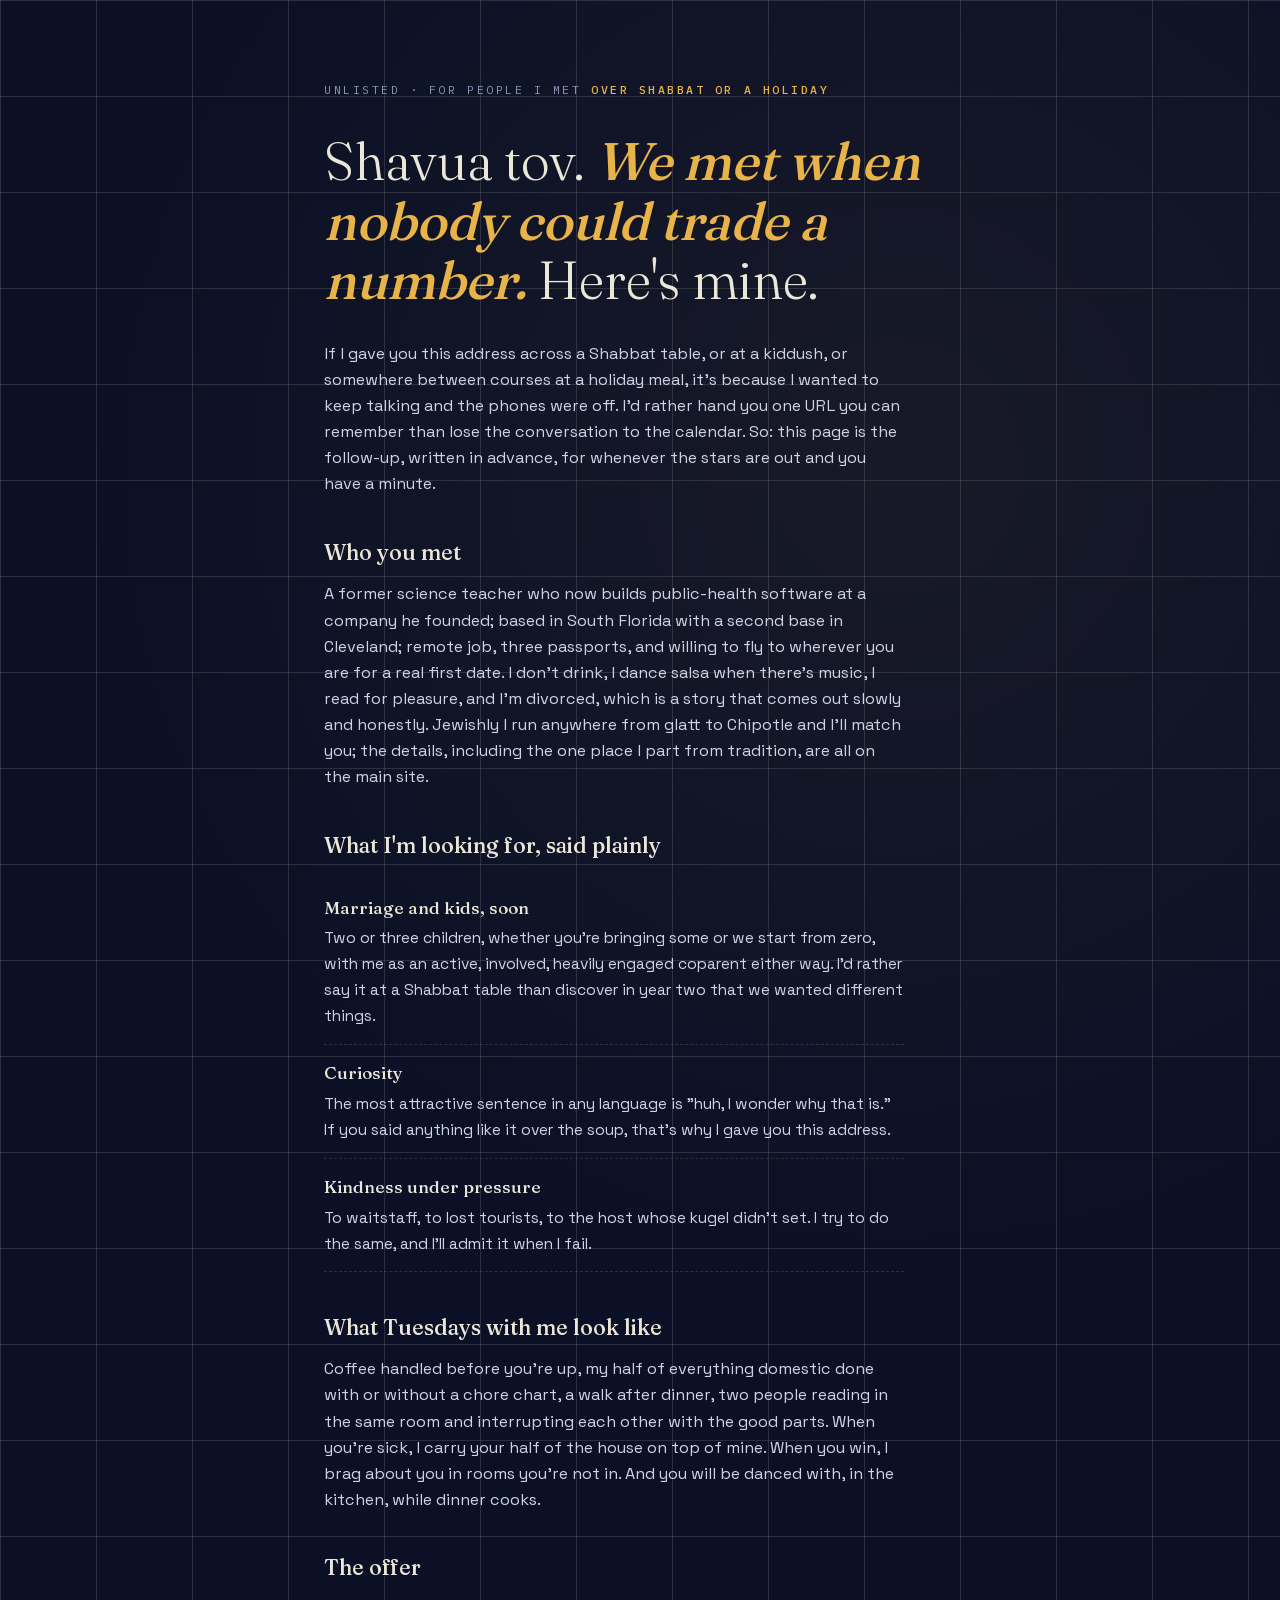
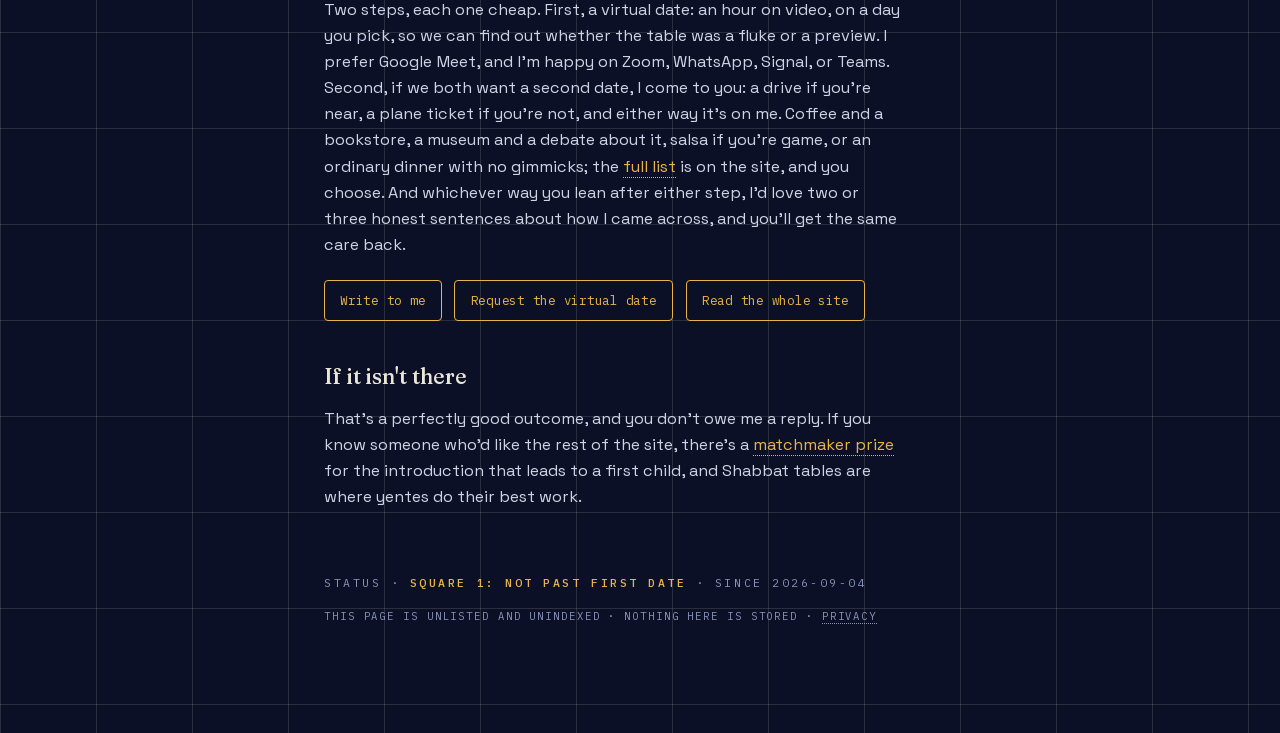
<file: shabbat/index.html>
<!DOCTYPE html>
<html lang="en">
<head>
<meta charset="UTF-8">
<meta name="viewport" content="width=device-width, initial-scale=1.0">
<title>Date David · After Shabbat</title>
<meta name="robots" content="noindex, nofollow">
<meta name="description" content="For people who met David at a Shabbat table or a holiday, when no one could exchange a number.">
<meta name="theme-color" content="#0b1026">
<link rel="icon" href="data:image/svg+xml,%3Csvg xmlns='http://www.w3.org/2000/svg' viewBox='0 0 64 64'%3E%3Crect width='64' height='64' rx='12' fill='%230b1026'/%3E%3Ccircle cx='32' cy='32' r='20' fill='none' stroke='%23e8b44a' stroke-width='4' stroke-dasharray='6 5'/%3E%3Ccircle cx='32' cy='32' r='6' fill='%23eae6d8'/%3E%3C/svg%3E">
<!-- Google Analytics (G-GD340Z2HSF) loads only if the visitor consented on the main site -->
<script>
  window.dataLayer = window.dataLayer || [];
  function gtag(){dataLayer.push(arguments);}
  (function () {
    var ok = false; try { ok = !navigator.globalPrivacyControl && localStorage.getItem('consent') === 'granted'; } catch (e) {}
    if (!ok) return;
    var sc = document.createElement('script'); sc.async = true; sc.src = 'https://www.googletagmanager.com/gtag/js?id=G-GD340Z2HSF'; document.head.appendChild(sc);
    gtag('js', new Date()); gtag('config', 'G-GD340Z2HSF', { page_title: 'Shabbat', anonymize_ip: true, allow_google_signals: false, allow_ad_personalization_signals: false });
  })();
</script>
<style>
  @font-face { font-family: 'Fraunces'; font-style: normal; font-weight: 300 700; font-display: swap; src: url('../fonts/Fraunces.woff2') format('woff2'); }
  @font-face { font-family: 'Space Grotesk'; font-style: normal; font-weight: 400; font-display: swap; src: url('../fonts/SpaceGrotesk-normal-400.woff2') format('woff2'); }
  @font-face { font-family: 'Space Grotesk'; font-style: normal; font-weight: 500; font-display: swap; src: url('../fonts/SpaceGrotesk-normal-500.woff2') format('woff2'); }
  @font-face { font-family: 'IBM Plex Mono'; font-style: normal; font-weight: 400; font-display: swap; src: url('../fonts/IBMPlexMono-normal-400.woff2') format('woff2'); }
  @font-face { font-family: 'IBM Plex Mono'; font-style: normal; font-weight: 500; font-display: swap; src: url('../fonts/IBMPlexMono-normal-500.woff2') format('woff2'); }
  :root { --ink: #0b1026; --plate: #0f1633; --paper: #eae6d8; --faint: #8b93b8; --gold: #e8b44a; --line: rgba(234, 230, 216, 0.14); }
  * { margin: 0; padding: 0; box-sizing: border-box; }
  body {
    background: var(--ink); color: var(--paper);
    font-family: 'Space Grotesk', system-ui, sans-serif; line-height: 1.6; min-height: 100vh;
    background-image:
      radial-gradient(circle at 70% 20%, rgba(232,180,74,0.06), transparent 40%),
      linear-gradient(var(--line) 1px, transparent 1px),
      linear-gradient(90deg, var(--line) 1px, transparent 1px);
    background-size: 100% 100%, 96px 96px, 96px 96px;
  }
  .wrap { max-width: 680px; margin: 0 auto; padding: 9vh 24px 12vh; }
  .eyebrow { font-family: 'IBM Plex Mono', monospace; font-size: 0.72rem; letter-spacing: 0.22em; text-transform: uppercase; color: var(--faint); margin-bottom: 2rem; }
  .eyebrow b { color: var(--gold); font-weight: 500; }
  h1 { font-family: 'Fraunces', serif; font-weight: 300; font-size: clamp(2.1rem, 6vw, 3.3rem); line-height: 1.12; margin-bottom: 2rem; }
  h1 em { font-style: italic; font-weight: 500; color: var(--gold); }
  h2 { font-family: 'Fraunces', serif; font-weight: 500; font-size: 1.35rem; margin: 2.4rem 0 0.7rem; }
  p { color: #cfd3e6; max-width: 58ch; font-size: 1.02rem; }
  p + p { margin-top: 1rem; }
  p strong { color: var(--paper); font-weight: 500; }
  a { color: var(--gold); text-decoration: none; border-bottom: 1px dotted var(--gold); }
  .items { list-style: none; max-width: 58ch; margin: 1rem 0; }
  .items li { padding: 0.9rem 0; border-bottom: 1px dashed var(--line); }
  .items .k { display: block; font-family: 'Fraunces', serif; font-weight: 500; font-size: 1.08rem; color: var(--paper); margin-bottom: 0.25rem; }
  .items .v { color: #cfd3e6; font-size: 0.98rem; }
  .row { margin-top: 1.4rem; display: flex; gap: 0.8rem; flex-wrap: wrap; }
  .btn { display: inline-block; font-family: 'IBM Plex Mono', monospace; font-size: 0.78rem; letter-spacing: 0.06em; color: var(--gold); border: 1px solid var(--gold); border-radius: 4px; padding: 0.6rem 0.95rem; text-decoration: none; }
  .btn:hover { background: rgba(232,180,74,0.1); }
  .mailfb { max-width: 58ch; margin: 0.9rem 0 1.2rem; }
  .mailfb .fine { font-size: 0.82rem; color: var(--faint); margin-bottom: 0.5rem; }
  .mailfb pre { white-space: pre-wrap; font-family: 'Space Grotesk', system-ui, sans-serif; font-size: 0.9rem; color: #cfd3e6; background: var(--plate); border: 1px solid var(--line); border-radius: 6px; padding: 1rem 1.1rem; }
  .mailfb .note { font-family: 'IBM Plex Mono', monospace; font-size: 0.72rem; color: var(--gold); margin-left: 0.6rem; }
  footer { margin-top: 5rem; font-family: 'IBM Plex Mono', monospace; font-size: 0.66rem; letter-spacing: 0.18em; color: var(--faint); text-transform: uppercase; }
  footer a { color: inherit; border-bottom-color: currentColor; }
</style>
</head>
<body>
<main class="wrap">
  <div class="eyebrow">UNLISTED · FOR PEOPLE I MET <b>OVER SHABBAT OR A HOLIDAY</b></div>

  <h1>Shavua tov<span id="who"></span>. <em>We met when nobody could trade a number.</em> Here's mine.</h1>

  <p>If I gave you this address across a Shabbat table, or at a kiddush, or somewhere between courses at a holiday meal, it's because I wanted to keep talking and the phones were off. I'd rather hand you one URL you can remember than lose the conversation to the calendar. So: this page is the follow-up, written in advance, for whenever the stars are out and you have a minute.</p>

  <h2>Who you met</h2>
  <p>A former science teacher who now builds public-health software at a company he founded; based in South Florida with a second base in Cleveland; remote job, three passports, and willing to fly to wherever you are for a real first date. I don't drink, I dance salsa when there's music, I read for pleasure, and I'm divorced, which is a story that comes out slowly and honestly. Jewishly I run anywhere from glatt to Chipotle and I'll match you; the details, including the one place I part from tradition, are all on the main site.</p>

  <h2>What I'm looking for, said plainly</h2>
  <ul class="items">
    <li><span class="k">Marriage and kids, soon</span><span class="v">Two or three children, whether you're bringing some or we start from zero, with me as an active, involved, heavily engaged coparent either way. I'd rather say it at a Shabbat table than discover in year two that we wanted different things.</span></li>
    <li><span class="k">Curiosity</span><span class="v">The most attractive sentence in any language is "huh, I wonder why that is." If you said anything like it over the soup, that's why I gave you this address.</span></li>
    <li><span class="k">Kindness under pressure</span><span class="v">To waitstaff, to lost tourists, to the host whose kugel didn't set. I try to do the same, and I'll admit it when I fail.</span></li>
  </ul>

  <h2>What Tuesdays with me look like</h2>
  <p>Coffee handled before you're up, my half of everything domestic done with or without a chore chart, a walk after dinner, two people reading in the same room and interrupting each other with the good parts. When you're sick, I carry your half of the house on top of mine. When you win, I brag about you in rooms you're not in. And you will be danced with, in the kitchen, while dinner cooks.</p>

  <h2>The offer</h2>
  <p>Two steps, each one cheap. First, a virtual date: an hour on video, on a day you pick, so we can find out whether the table was a fluke or a preview. I prefer Google Meet, and I'm happy on Zoom, WhatsApp, Signal, or Teams. Second, if we both want a second date, I come to you: a drive if you're near, a plane ticket if you're not, and either way it's on me. Coffee and a bookstore, a museum and a debate about it, salsa if you're game, or an ordinary dinner with no gimmicks; the <a href="../#proposals">full list</a> is on the site, and you choose. And whichever way you lean after either step, I'd love two or three honest sentences about how I came across, and you'll get the same care back.</p>

  <div class="row">
    <a class="btn" id="write" href="../#transmission">Write to me</a>
    <a class="btn" id="call" href="../#transmission">Request the virtual date</a>
    <a class="btn" href="../">Read the whole site</a>
  </div>

  <h2>If it isn't there</h2>
  <p>That's a perfectly good outcome, and you don't owe me a reply. If you know someone who'd like the rest of the site, there's a <a href="../#referrals">matchmaker prize</a> for the introduction that leads to a first child, and Shabbat tables are where yentes do their best work.</p>

  <div class="eyebrow status-line" style="margin:4rem 0 -4rem">STATUS · <b>SQUARE 1: NOT PAST FIRST DATE</b> · SINCE 2026-09-04</div>
  <footer>THIS PAGE IS UNLISTED AND UNINDEXED · NOTHING HERE IS STORED · <a href="../#privacy">PRIVACY</a></footer>
</main>
<script>
  // ?for=Name personalizes the greeting; letters, spaces, hyphens, apostrophes only
  (function () {
    var n = new URLSearchParams(location.search).get('for') || '';
    n = n.replace(/[^A-Za-z\u00C0-\u024F' \-]/g, '').trim().slice(0, 30);
    if (n) document.getElementById('who').textContent = ', ' + n;
  })();
  // any mail button also reveals its text, for a computer with no mail app
  document.addEventListener('click', function (e) {
    var a = e.target.closest('a'); if (!a) return;
    var href = a.getAttribute('href') || ''; if (href.indexOf('mailto') !== 0) return;
    var q = href.indexOf('?'), to = href.slice(7, q === -1 ? undefined : q), params = new URLSearchParams(q === -1 ? '' : href.slice(q + 1));
    var subject = params.get('subject') || '', body = params.get('body') || '';
    var plain = 'To: ' + to + (subject ? '\nSubject: ' + subject : '') + (body ? '\n\n' + body : '') + '\n';
    var host = a.closest('.row'); if (!host) return;
    var box = host.nextElementSibling;
    if (!box || !box.classList.contains('mailfb')) {
      box = document.createElement('div'); box.className = 'mailfb';
      box.innerHTML = '<p class="fine">If your mail app opened with this filled in, you\'re done. If nothing happened, your browser has no mail app wired up: open it in Gmail instead, or copy it into any email.</p><pre></pre><div class="row"><a class="btn gmail" target="_blank" rel="noopener" href="#">Open in Gmail</a><a class="btn" href="#" role="button">Copy the email</a><span class="note"></span></div>';
      host.insertAdjacentElement('afterend', box);
    }
    box.querySelector('pre').textContent = plain;
    box.querySelector('a.gmail').href = 'https://mail.google.com/mail/?view=cm&fs=1&to=' + encodeURIComponent(to) + '&su=' + encodeURIComponent(subject) + '&body=' + encodeURIComponent(body);
    box.querySelectorAll('a.btn')[1].onclick = function (ev) {
      ev.preventDefault();
      var note = box.querySelector('.note');
      var done = function (ok) { note.textContent = ok ? '\u2713 copied' : 'copy failed'; setTimeout(function () { note.textContent = ''; }, 2500); };
      if (navigator.clipboard) navigator.clipboard.writeText(plain).then(function () { done(true); }, function () { done(false); }); else done(false);
    };
  });

  // contact links assembled at view time, as on the main site
  (function () {
    var addr = ['david', String.fromCharCode(64), 'datedavid', String.fromCharCode(46), 'org'].join('');
    var w = document.getElementById('write'), c = document.getElementById('call');
    w.href = 'mailto' + String.fromCharCode(58) + addr + '?subject=' + encodeURIComponent('After Shabbat');
    c.href = 'mailto' + String.fromCharCode(58) + addr + '?subject=' + encodeURIComponent('Virtual date request for David (we met over Shabbat)') + '&body=' + encodeURIComponent('Hi David,\n\nThree times that work for me (with my time zone):\n1. \n2. \n3. \n\nPreferred platform (Google Meet, Zoom, WhatsApp, Signal, or Teams): \n');
  })();
</script>
</body>
</html>
</file>
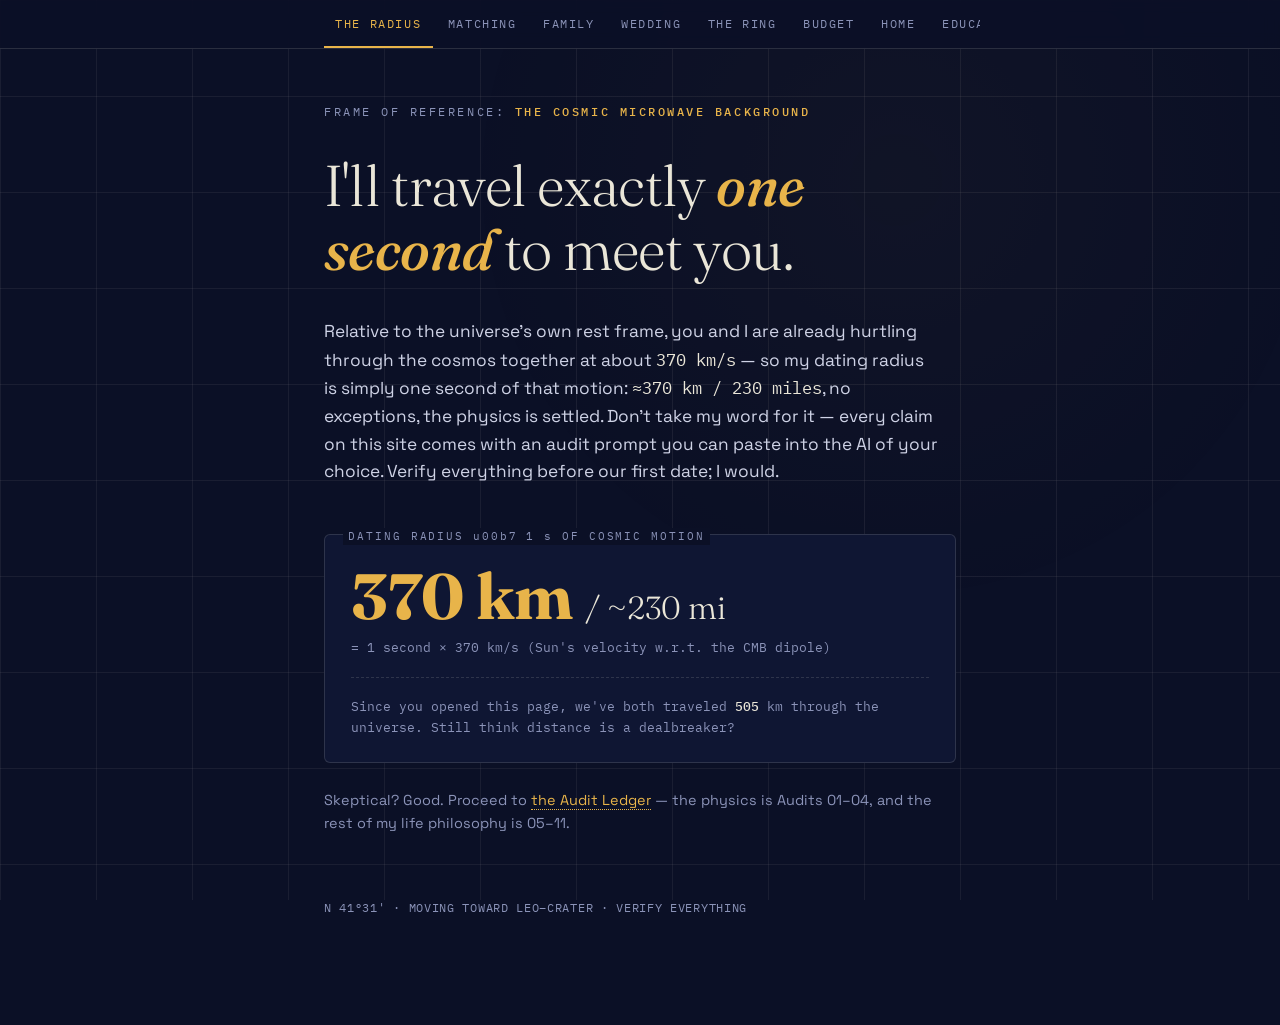
<file: dating-radius.html>
<!DOCTYPE html>
<html lang="en">
<head>
<meta charset="UTF-8">
<meta name="viewport" content="width=device-width, initial-scale=1.0">
<title>My Dating Radius</title>
<link rel="preconnect" href="https://fonts.googleapis.com">
<link rel="preconnect" href="https://fonts.gstatic.com" crossorigin>
<link href="https://fonts.googleapis.com/css2?family=Fraunces:opsz,wght@9..144,300;9..144,500;9..144,700&family=Space+Grotesk:wght@400;500&family=IBM+Plex+Mono:wght@400;500&display=swap" rel="stylesheet">
<style>
  :root {
    --ink: #0b1026;
    --plate: #0f1633;
    --paper: #eae6d8;
    --faint: #8b93b8;
    --gold: #e8b44a;
    --line: rgba(234, 230, 216, 0.14);
  }
  * { margin: 0; padding: 0; box-sizing: border-box; }
  html { scroll-behavior: smooth; }
  body {
    background: var(--ink);
    color: var(--paper);
    font-family: 'Space Grotesk', system-ui, sans-serif;
    line-height: 1.6;
    min-height: 100vh;
    overflow-x: hidden;
  }
  .plate {
    position: fixed;
    inset: 0;
    background-image:
      radial-gradient(circle at 70% 20%, rgba(232,180,74,0.06), transparent 40%),
      linear-gradient(var(--line) 1px, transparent 1px),
      linear-gradient(90deg, var(--line) 1px, transparent 1px);
    background-size: 100% 100%, 96px 96px, 96px 96px;
    opacity: 0.5;
    pointer-events: none;
  }

  nav.topics {
    position: sticky;
    top: 0;
    z-index: 10;
    background: rgba(11, 16, 38, 0.92);
    backdrop-filter: blur(8px);
    border-bottom: 1px solid var(--line);
  }
  nav.topics .rail {
    max-width: 680px;
    margin: 0 auto;
    padding: 0 24px;
    display: flex;
    gap: 0.25rem;
    overflow-x: auto;
    scrollbar-width: none;
  }
  nav.topics .rail::-webkit-scrollbar { display: none; }
  nav.topics a {
    font-family: 'IBM Plex Mono', monospace;
    font-size: 0.72rem;
    letter-spacing: 0.14em;
    text-transform: uppercase;
    color: var(--faint);
    text-decoration: none;
    padding: 0.95rem 0.7rem 0.8rem;
    border-bottom: 2px solid transparent;
    white-space: nowrap;
    transition: color 0.15s;
  }
  nav.topics a:hover { color: var(--paper); }
  nav.topics a.active { color: var(--gold); border-bottom-color: var(--gold); }
  nav.topics a:focus-visible { outline: 2px solid var(--gold); outline-offset: -2px; }

  .wrap {
    position: relative;
    max-width: 680px;
    margin: 0 auto;
    padding: 6vh 24px 12vh;
  }

  section.topic { display: none; }
  section.topic.active { display: block; animation: fadein 0.35s ease; }
  @keyframes fadein { from { opacity: 0; transform: translateY(6px); } to { opacity: 1; transform: none; } }
  @media (prefers-reduced-motion: reduce) {
    section.topic.active { animation: none; }
    html { scroll-behavior: auto; }
  }

  .eyebrow {
    font-family: 'IBM Plex Mono', monospace;
    font-size: 0.72rem;
    letter-spacing: 0.22em;
    text-transform: uppercase;
    color: var(--faint);
    margin-bottom: 2rem;
  }
  .eyebrow b { color: var(--gold); font-weight: 500; }

  h1 {
    font-family: 'Fraunces', serif;
    font-weight: 300;
    font-size: clamp(2.2rem, 6vw, 3.6rem);
    line-height: 1.12;
    letter-spacing: -0.01em;
    margin-bottom: 2.2rem;
  }
  h1 em { font-style: italic; font-weight: 500; color: var(--gold); }

  h2.head {
    font-family: 'Fraunces', serif;
    font-weight: 500;
    font-size: 1.7rem;
    margin-bottom: 0.5rem;
  }
  .subhead {
    color: var(--faint);
    font-size: 0.92rem;
    margin-bottom: 2rem;
    max-width: 54ch;
  }

  .pitch { font-size: 1.08rem; color: #cfd3e6; max-width: 56ch; }
  .pitch .num { font-family: 'IBM Plex Mono', monospace; color: var(--paper); white-space: nowrap; }

  .prose { font-size: 1rem; color: #cfd3e6; max-width: 58ch; }
  .prose p + p { margin-top: 1rem; }
  .prose .num { font-family: 'IBM Plex Mono', monospace; color: var(--paper); }
  .prose strong { color: var(--paper); font-weight: 500; }

  .radius {
    margin: 3rem 0 1rem;
    border: 1px solid var(--line);
    border-radius: 6px;
    background: var(--plate);
    padding: 1.8rem 1.6rem 1.5rem;
    position: relative;
  }
  .radius::before {
    content: "DATING RADIUS \u00b7 1 s OF COSMIC MOTION";
    position: absolute;
    top: -0.62em;
    left: 1.1rem;
    background: var(--ink);
    padding: 0 0.55em;
    font-family: 'IBM Plex Mono', monospace;
    font-size: 0.66rem;
    letter-spacing: 0.18em;
    color: var(--faint);
  }
  .radius .big {
    font-family: 'Fraunces', serif;
    font-weight: 700;
    font-size: clamp(2.6rem, 8vw, 4rem);
    line-height: 1;
    color: var(--gold);
  }
  .radius .big span { color: var(--paper); font-weight: 300; font-size: 0.5em; }
  .radius .sub {
    margin-top: 0.6rem;
    font-family: 'IBM Plex Mono', monospace;
    font-size: 0.82rem;
    color: var(--faint);
  }
  .odometer {
    margin-top: 1.2rem;
    padding-top: 1.1rem;
    border-top: 1px dashed var(--line);
    font-family: 'IBM Plex Mono', monospace;
    font-size: 0.82rem;
    color: var(--faint);
  }
  .odometer strong { color: var(--paper); font-weight: 500; font-variant-numeric: tabular-nums; }

  .crosslink { margin-top: 1.6rem; font-size: 0.9rem; color: var(--faint); }
  .crosslink a { color: var(--gold); text-decoration: none; border-bottom: 1px dotted var(--gold); }

  .audit {
    border: 1px solid var(--line);
    border-radius: 6px;
    background: var(--plate);
    margin-bottom: 1.1rem;
    overflow: hidden;
  }
  .audit summary {
    list-style: none;
    cursor: pointer;
    display: flex;
    align-items: baseline;
    gap: 0.9rem;
    padding: 1.05rem 1.2rem;
    user-select: none;
  }
  .audit summary::-webkit-details-marker { display: none; }
  .audit summary:focus-visible { outline: 2px solid var(--gold); outline-offset: -2px; }
  .audit .no {
    font-family: 'IBM Plex Mono', monospace;
    font-size: 0.75rem;
    color: var(--gold);
    letter-spacing: 0.1em;
    flex-shrink: 0;
  }
  .audit .q {
    font-family: 'Fraunces', serif;
    font-weight: 500;
    font-size: 1.05rem;
    line-height: 1.35;
    flex: 1;
  }
  .audit .chev {
    font-family: 'IBM Plex Mono', monospace;
    color: var(--faint);
    transition: transform 0.2s;
    flex-shrink: 0;
  }
  .audit[open] .chev { transform: rotate(90deg); }
  .audit .body { padding: 0 1.2rem 1.2rem; border-top: 1px dashed var(--line); }
  .audit .claim { padding-top: 1rem; font-size: 0.92rem; color: #cfd3e6; max-width: 58ch; }
  .audit .row { margin-top: 1rem; display: flex; align-items: center; gap: 0.9rem; flex-wrap: wrap; }

  button.copy {
    appearance: none;
    border: 1px solid var(--gold);
    background: transparent;
    color: var(--gold);
    font-family: 'Space Grotesk', sans-serif;
    font-size: 0.88rem;
    font-weight: 500;
    padding: 0.6rem 1.1rem;
    border-radius: 4px;
    cursor: pointer;
    transition: background 0.18s, color 0.18s;
  }
  button.copy:hover { background: var(--gold); color: var(--ink); }
  button.copy:focus-visible { outline: 2px solid var(--paper); outline-offset: 3px; }
  .copied-note {
    font-family: 'IBM Plex Mono', monospace;
    font-size: 0.75rem;
    color: var(--gold);
    opacity: 0;
    transition: opacity 0.25s;
  }
  .copied-note.show { opacity: 1; }

  .items { list-style: none; max-width: 58ch; }
  .items li { padding: 1.1rem 0; border-bottom: 1px dashed var(--line); }
  .items li:first-child { border-top: 1px dashed var(--line); }
  .items .k {
    font-family: 'Fraunces', serif;
    font-weight: 500;
    font-size: 1.05rem;
    display: block;
    margin-bottom: 0.25rem;
  }
  .items .v { font-size: 0.92rem; color: #cfd3e6; }
  .items .tag {
    font-family: 'IBM Plex Mono', monospace;
    font-size: 0.68rem;
    letter-spacing: 0.12em;
    color: var(--gold);
    text-transform: uppercase;
    display: block;
    margin-bottom: 0.3rem;
  }

  .hint { margin-top: 1.4rem; font-size: 0.85rem; color: var(--faint); }

  footer {
    margin-top: 4rem;
    font-family: 'IBM Plex Mono', monospace;
    font-size: 0.72rem;
    color: var(--faint);
    letter-spacing: 0.06em;
  }
</style>
</head>
<body>
<div class="plate" aria-hidden="true"></div>

<nav class="topics" aria-label="Topics">
  <div class="rail" id="navRail"></div>
</nav>

<main class="wrap">

  <!-- ============ THE RADIUS ============ -->
  <section class="topic" id="radius" data-title="The Radius">
    <div class="eyebrow">FRAME OF REFERENCE: <b>THE COSMIC MICROWAVE BACKGROUND</b></div>

    <h1>I'll travel exactly <em>one second</em> to meet you.</h1>

    <div class="pitch">
      <p>Relative to the universe's own rest frame, you and I are already hurtling through the cosmos together at about <span class="num">370&nbsp;km/s</span> — so my dating radius is simply one second of that motion: <span class="num">≈370&nbsp;km / 230&nbsp;miles</span>, no exceptions, the physics is settled. Don't take my word for it — every claim on this site comes with an audit prompt you can paste into the AI of your choice. Verify everything before our first date; I would.</p>
    </div>

    <div class="radius">
      <div class="big">370 km <span>/ ~230 mi</span></div>
      <div class="sub">= 1 second × 370 km/s (Sun's velocity w.r.t. the CMB dipole)</div>
      <div class="odometer">
        Since you opened this page, we've both traveled
        <strong id="odo">0</strong> km through the universe.
        Still think distance is a dealbreaker?
      </div>
    </div>

    <p class="crosslink">Skeptical? Good. Proceed to <a href="#audits">the Audit Ledger</a> — the physics is Audits 01–04, and the rest of my life philosophy is 05–11.</p>
  </section>

  <!-- ============ MATCHING ============ -->
  <section class="topic" id="matching" data-title="Matching">
    <h2 class="head">Stable Matching, Not Mr. Right</h2>
    <p class="subhead">Why I'll jump at a great match instead of holding out for a perfect one — and why that's the more romantic position, not less.</p>
    <div class="prose">
      <p>Game theory has a precise, Nobel-recognized definition of a good marriage market outcome, and it isn't "everyone finds their soulmate." It's a <strong>stable matching</strong>: an arrangement where no two people exist who would both rather be with each other than with their current partners. Stability — not perfection — is what's actually achievable, and the mathematicians who proved it (Gale and Shapley) also proved something bracing: who proposes matters, and waiting passively tends to land you at the bad end of the stable set.</p>
      <p>Layer on optimal stopping theory — the famous 37% rule — and the search-cost literature, and the conclusion sharpens: past a reasonable exploration phase, <strong>continuing to search for "Mr. Right" has negative expected value</strong>. Every additional year of searching costs a year of the thing the search was for. The person who keeps interviewing candidates at 45 didn't hold a higher standard than the person who committed at 35; they held a worse model.</p>
      <p>Here's why I find this romantic rather than cold: "I evaluated the market honestly, found a stable match, and closed the search forever, on purpose, with my eyes open" is a far stronger vow than "the universe assigned you to me." Fate takes no credit for effort. Choosing does.</p>
      <p>So this whole site is me showing you my preference ordering up front — the family plan, the wedding math, the ring policy, all of it — because stable matching only works when people reveal their true preferences early instead of discovering dealbreakers in year three.</p>
    </div>
    <p class="crosslink">Check my math: <a href="#audits">Audit 05</a>.</p>
  </section>

  <!-- ============ FAMILY ============ -->
  <section class="topic" id="family" data-title="Family">
    <h2 class="head">The Family Plan: Four</h2>
    <p class="subhead">The single most load-bearing preference on this site, stated without hedging.</p>
    <div class="prose">
      <p>I want a family size of four children, and I'm at an age where the honest way to say that is with arithmetic, not vibes. That means I'm looking for one of two women:</p>
      <p><strong>Path one: you already have at least two kids.</strong> This is not a compromise position — it's a featured position. I want to be a real stepparent, the kind who shows up, and a blended family gets us to four with more birthdays already on the calendar and fewer biological coin-flips ahead of us.</p>
      <p><strong>Path two: you're ready to throw out all the stops with me.</strong> Four children from scratch is a project you commit to like a mission, not something you drift into. And if you're over 35, the fertility math says the IVF conversation isn't a someday topic — it's a <strong>first-few-months topic</strong>. Ovarian reserve testing, egg or embryo freezing, honest per-cycle success rates by age: I'd rather we look at the actual numbers together on date five than discover them in a clinic at 39. This isn't pessimism about your body; it's respect for the project.</p>
      <p>The underlying logic is the same one behind skipping the big wedding: I'm optimizing for <strong>total years</strong> — years married, years parenting, years as grandparents, overlapping years all four kids know each other. Every year of delay comes off the end of the best part.</p>
    </div>
    <p class="crosslink">The fertility numbers are checkable: <a href="#audits">Audit 06</a>.</p>
  </section>

  <!-- ============ WEDDING ============ -->
  <section class="topic" id="wedding" data-title="Wedding">
    <h2 class="head">Skip the Big Wedding (Keep the Big Party)</h2>
    <p class="subhead">Two independent arguments — one about time, one about data — point the same direction.</p>
    <div class="prose">
      <p><strong>The time argument.</strong> The median engagement-to-wedding runway for a large wedding is over a year, often two once you add saving up. Those are prime years — of marriage, of fertility, of the finite window in which we could someday overlap with our grandchildren. A courthouse date can be booked in weeks. If the goal is to maximize married-years, parent-years, and grandparent-years out of the decades we have left, a 14-month planning cycle for a single evening is a spectacularly bad trade.</p>
      <p><strong>The data argument.</strong> The best-known economics study on this (out of Emory) found that higher spending on weddings and rings is associated with <em>higher</em> divorce rates — the couples who spent the least had the best survival curves. Here's the honest wrinkle, which I'll flag before your AI does: the same study found that <em>more guests</em> is associated with <em>lower</em> divorce risk. So the data doesn't say elope in secret. It says the evidence-favored wedding is <strong>cheap and crowded</strong> — a courthouse ceremony followed by the biggest, warmest, least expensive party we can throw. Everyone we love, nobody's life savings.</p>
      <p>Correlation isn't causation and the audit prompt says so explicitly. But when the correlational evidence and the time-arithmetic both point at the same answer, and the answer also happens to cost less — I'm comfortable calling it.</p>
    </div>
    <p class="crosslink">Don't trust my summary of the study — audit it: <a href="#audits">Audit 07</a>.</p>
  </section>

  <!-- ============ THE RING ============ -->
  <section class="topic" id="ring" data-title="The Ring">
    <h2 class="head">The Ring Policy</h2>
    <p class="subhead">I don't want to buy a diamond. Here's the reasoning, and here's the counter-offer.</p>
    <div class="prose">
      <p><strong>The diamond norm is an ad campaign.</strong> "A diamond is forever," the two-months-salary rule, the idea that the stone measures the love — all of it traces to one company's marketing in the twentieth century, not to any tradition older than our grandparents. Diamonds lose most of their value the moment they leave the store, and lab-grown stones have collapsed the pretense of rarity. I build things for a living; I have a hard time buying manufactured scarcity.</p>
      <p><strong>I'm also already paying a bride price.</strong> A Jewish wedding includes a ketubah — a marriage contract with a real, ancient, legally serious settlement obligation of 200 zuz, a tradition that predates De Beers by roughly two millennia. Stacking a five-figure diamond on top of an existing contractual bride price is paying twice for the same symbol, once to tradition and once to an advertising agency.</p>
      <p><strong>The counter-offer.</strong> If a ring matters to you, here's my proposal: I write you a check for the last reported median price of a diamond engagement ring in whatever state we live in — call it the dowry check. It's yours, unconditionally. Keep it all as a wedding gift, spend part of it on exactly the ring you want chosen by you rather than guessed at by me, or put it toward the house, the kids' fund, anything. Same money, but you hold the allocation decision.</p>
      <p><strong>The real filter.</strong> Honestly, the woman I'm looking for reads this and wants to <em>minimize</em> the ring spend, not max out the check. There's a strange accounting illusion where ring money feels like it comes from some external budget — the man's problem, someone else's wallet. But there is no external budget. Every dollar comes out of the one joint family budget that has to carry our home, our four kids, and our grandkids for the next fifty years. A partner who sees the ring and the 529 as line items in the same ledger is worth more to me than any stone.</p>
    </div>
    <p class="crosslink">The De Beers history and the numbers: <a href="#audits">Audit 08</a>.</p>
  </section>

  <!-- ============ BUDGET ============ -->
  <section class="topic" id="budget" data-title="Budget">
    <h2 class="head">The Dating Budget</h2>
    <p class="subhead">$10,000 or 12 months to a proposal — whichever comes first.</p>
    <div class="prose">
      <p><strong>The cap.</strong> From our first date, I'm budgeting a maximum of $10,000 and 12 months of dating before I propose — whichever limit arrives first. Not because romance runs on a meter, but because the Matching page has consequences: if I believe in closing the search deliberately, I should also believe in a deadline for deciding. A courtship without a decision date isn't patience; it's an audition with no callback.</p>
      <p><strong>What the cap protects.</strong> This is not a cap on generosity — it's a cap on limbo. Every dollar and month the budget saves rolls forward into the thing it exists to start: the wedding party, the family plan, the 529. I'd rather under-spend the audition and over-fund the marriage.</p>
      <p><strong>The honest wrinkle.</strong> The same Emory study I cite on the Wedding page found that couples who dated three or more years before engagement divorced less than couples who dated under a year — and I'm not hiding that; it's written into Audit 10. My answer: those averages describe couples who spend year one slowly discovering each other's dealbreakers. This site front-loads mine — family plan, money philosophy, ring policy — before the first coffee, so a year of dating me carries the information density of three years of dating someone who reveals himself one layer per anniversary. And the 12 months runs to a <em>proposal</em>, not a wedding: engagement is itself a further evaluation stage, and either of us can still walk.</p>
      <p><strong>The actuarial part.</strong> At our stage, with a four-child plan on the table, calendar time is the scarcest input we have. If we can't get to a confident yes inside twelve months and ten thousand dollars of undivided attention — that's not a budget failure, that's the budget working. It's information, and we'll both have paid a fair price for it.</p>
    </div>
    <p class="crosslink">The courtship-length research, both sides: <a href="#audits">Audit 10</a>.</p>
  </section>

  <!-- ============ HOME ============ -->
  <section class="topic" id="home" data-title="Home">
    <h2 class="head">Why I Live With Family</h2>
    <p class="subhead">The nonstupid choice, the $205,000 landlord problem, and how privacy actually works.</p>
    <div class="prose">
      <p><strong>The choice.</strong> I live on family property. This saves roughly <span class="num">$2,500 a month</span> against South Florida market rent, and I consider it the nonstupid choice — not a fallback, not a phase, a decision I'd defend in front of any spreadsheet.</p>
      <p><strong>The compounding.</strong> One year of forgone rent is about <span class="num">$30,000</span>. Invested at 8% for the 25 years until my planned retirement, that single year grows to roughly <span class="num">$205,000</span> — from one year. Every additional year I don't pay a landlord is another six-figure future gift: inheritance for our kids, support for grandkids, or fuel for whatever we decide retirement means when we get there together. Handing that to a landlord unnecessarily feels to me like extreme waste — one of the largest voluntary wealth transfers most people never notice they're making.</p>
      <p><strong>The non-financial half.</strong> Living with family isn't only cheaper; it's how most of the world lives and how a growing share of America lives again. Shared meals, shared support, someone home when things go wrong, time with the people I'll one day want at every birthday our four kids have. I keep my family time high and my cash burn low; I struggle to see the loss.</p>
      <p><strong>So how do we get privacy?</strong> Two cases. <em>If dating you means relocating</em>: I work remote, and I'm genuinely happy to be the one who moves if one of us has to — the radius is 370 km, but the willingness is unlimited. <em>If you're local</em>: first, only one of us needs a place of our own for privacy to work, and it doesn't have to be me. Second, hotels and Airbnbs are everywhere — unless we need privacy more than about four nights a month, booking a room whenever we feel like it costs a fraction of a lease. Third, the relationship research doesn't favor early cohabitation anyway: the general finding is that moving in together <em>before</em> a real marriage commitment — engagement — is associated with worse marital outcomes, so the evidence-aligned plan is hotels now, cohabitation at the ring.</p>
      <p><strong>The peacock tax.</strong> The one honest argument for me holding an apartment is as a signal — a $30,000-a-year proof that I'm a financially viable adult. But you can read this site; the finances are auditable without the feathers. Unless you want me to maximize my cash burn and my loneliness to prove a point, I'd rather keep building the premarital portfolio that later, at our discretion, pays for the things a long marriage actually wants: a few years living abroad, semi-retirement, early retirement, the kids' emergencies, the grandkids' tuition, or expensive new hobbies — I hear scuba calls to me.</p>
    </div>
    <p class="crosslink">The math, the rent data, and the cohabitation research: <a href="#audits">Audit 11</a>.</p>
  </section>

  <!-- ============ EDUCATION ============ -->
  <section class="topic" id="education" data-title="Education">
    <h2 class="head">The Education Fund</h2>
    <p class="subhead">Already funded, already growing — and a proposal for how it pays out.</p>
    <div class="prose">
      <p><strong>The fund exists today.</strong> I've already super-funded a Florida 529 educational savings account — front-loading five years of gift-tax-free contributions at once so it compounds for the maximum runway. It's currently held in my niece's name, and 529 rules allow the beneficiary to be switched to family members: our future children, or children I come to stepparent. The goal is simple and non-negotiable: <strong>our kids graduate debt-free</strong> — college, grad school, or trade school.</p>
      <p><strong>The payout proposal — a parental financial aid function.</strong> Debt-free doesn't have to mean unconditional. I'd like our family aid to scale with the expected return of the path chosen: majors and trades with strong odds of repaying the years invested get full support; majors with reliably poor financial outcomes get a minimal family floor, with the student covering the rest through loans, aid, or scholarships — the same price signal the rest of the world will send them, just delivered earlier and with love.</p>
      <p><strong>Objectivity over parental taste.</strong> The crucial design feature: the function is tied to a <em>published, regularly updated index</em> of median earnings by field of study — not to what mom and dad happen to respect. If the data someday says welding out-earns computer science, the function pays for welding school and I update my priors in public. This is a gain function, not a taste function.</p>
      <p><strong>Partner veto, explicitly reserved.</strong> To be clear: this is a preference, not a dealbreaker. The function is a proposal, the parameters are negotiable, and you hold a full veto. But I'll be honest about the selection effect — I'd love to be married to someone whose reaction to "let's write down our parental aid policy as an equation tied to an objective index" is that it's responsible and kind of cool, rather than cold. It's the least subjective, least favoritism-prone way I know to be generous to four different kids.</p>
    </div>
    <p class="crosslink">529 mechanics and the ROI-by-major data: <a href="#audits">Audit 09</a>.</p>
  </section>

  <!-- ============ AUDIT LEDGER ============ -->
  <section class="topic" id="audits" data-title="Audit Ledger">
    <h2 class="head">The Audit Ledger</h2>
    <p class="subhead">Every claim on this site, numbered and falsifiable. Expand one, copy its prompt, paste it into any AI assistant, and ask it to show its work. Audits 01–04 cover the physics; 05–11 cover the life philosophy.</p>
    <div id="ledger"></div>
    <p class="hint">Trust, but verify. Preferably verify.</p>
  </section>

  <!-- ============ THE OBSERVER ============ -->
  <section class="topic" id="observer" data-title="The Observer">
    <h2 class="head">Field Notes on the Observer</h2>
    <p class="subhead">Basic characterization data. Spectral analysis ongoing.</p>
    <div class="prose">
      <p>Former science teacher, current founder-engineer — which means I explain things for fun and build things for a living, and I genuinely can't tell you which one is the job. Licensed drone pilot, so technically certified to operate in three dimensions while dating in two.</p>
      <p>I build software for emergencies and for trust — systems that have to work when it matters most. I bring the same philosophy here: everything on this site is checkable, and I'd rather you verify than take my word.</p>
      <p>Ask me about the time being wrong in public taught me more than being right, or why I think the best first-date question is "what do you believe that you can't prove?"</p>
    </div>
  </section>

  <!-- ============ PROPOSALS ============ -->
  <section class="topic" id="proposals" data-title="Proposals">
    <h2 class="head">Observation Proposals</h2>
    <p class="subhead">Candidate first-date missions, all well within the 370 km radius.</p>
    <ul class="items">
      <li>
        <span class="tag">Proposal 01</span>
        <span class="k">Stargazing at a dark-sky site</span>
        <span class="v">I'll point out Sagittarius (downtown), the Orion Spur (home), and the exact patch of sky near Leo we're hurtling toward at 830,000 mph. Bring a jacket; the universe is poorly heated.</span>
      </li>
      <li>
        <span class="tag">Proposal 02</span>
        <span class="k">Planetarium, then argue about it over coffee</span>
        <span class="v">The one place where "the stars aligned" is literally an operator pressing a button. Excellent second-order conversation material.</span>
      </li>
      <li>
        <span class="tag">Proposal 03</span>
        <span class="k">Beach walk at moonrise</span>
        <span class="v">The Moon drags the entire ocean toward it twice a day and everyone acts like that's normal. We can discuss.</span>
      </li>
      <li>
        <span class="tag">Proposal 04</span>
        <span class="k">Ordinary dinner, no gimmicks</span>
        <span class="v">The control condition. Sometimes the best experimental design is a table, two people, and no script.</span>
      </li>
    </ul>
  </section>

  <!-- ============ SELECTION EFFECTS ============ -->
  <section class="topic" id="selection" data-title="Selection Effects">
    <h2 class="head">Selection Effects</h2>
    <p class="subhead">Every survey has biases. Here are mine, declared up front like an honest methods section.</p>
    <ul class="items">
      <li>
        <span class="k">Curiosity over certainty</span>
        <span class="v">The most attractive sentence in any language is "huh, I wonder why that is." The second most attractive is "I was wrong, actually."</span>
      </li>
      <li>
        <span class="k">Verification culture</span>
        <span class="v">You pasted at least one audit prompt into an AI before messaging me. (I'll know. I won't know. But I'll hope.)</span>
      </li>
      <li>
        <span class="k">Ready for the family plan</span>
        <span class="v">You read the Family topic and felt recognized, not recruited. Two kids already, or all the stops with me — either way, four is the mission.</span>
      </li>
      <li>
        <span class="k">One ledger, one budget</span>
        <span class="v">You see the ring, the wedding, and the 529 as line items in the same fifty-year family ledger — and you'd rather over-fund the last one.</span>
      </li>
      <li>
        <span class="k">Kindness under load</span>
        <span class="v">Anyone can be pleasant at apoapsis. I care how you treat waitstaff, lost tourists, and people who are wrong on the internet.</span>
      </li>
    </ul>
  </section>

  <!-- ============ TRANSMISSION ============ -->
  <section class="topic" id="transmission" data-title="Transmission">
    <h2 class="head">Send a Transmission</h2>
    <p class="subhead">Signal acquisition is active. Response latency: much better than Proxima Centauri's 4.2 years.</p>
    <div class="prose">
      <p>If the audits checked out — the physics ones or the life ones — reach out. Include your favorite audit verdict, your strongest objection to anything on this site, or a counterproposal for any of the functions. Bonus points if your AI disagreed with me and you took its side.</p>
      <p class="num" style="font-family:'IBM Plex Mono',monospace;">[ your-preferred-contact-method-here ]</p>
    </div>
  </section>

  <footer>N 41°31' · MOVING TOWARD LEO–CRATER · VERIFY EVERYTHING</footer>
</main>

<script>
  // ============================================================
  // NAVIGATION — hash-based topic router.
  // Add a <section class="topic" id="..." data-title="...">;
  // the nav builds itself.
  // ============================================================
  const sections = Array.from(document.querySelectorAll('section.topic'));
  const rail = document.getElementById('navRail');
  sections.forEach(sec => {
    const a = document.createElement('a');
    a.href = '#' + sec.id;
    a.textContent = sec.dataset.title;
    a.dataset.target = sec.id;
    rail.appendChild(a);
  });

  function route() {
    const id = (location.hash || '#radius').slice(1);
    const el = document.getElementById(id);
    const target = el && el.classList.contains('topic') ? id : 'radius';
    sections.forEach(s => s.classList.toggle('active', s.id === target));
    rail.querySelectorAll('a').forEach(a => a.classList.toggle('active', a.dataset.target === target));
    window.scrollTo({ top: 0, behavior: 'auto' });
  }
  window.addEventListener('hashchange', route);
  route();

  // ============================================================
  // THE AUDIT LEDGER — append { title, claim, prompt } to extend.
  // ============================================================
  const AUDITS = [
    {
      title: "The dating radius itself: one second of cosmic motion \u2248 370 km",
      claim: "Standing perfectly still, you are moving at ~370 km/s relative to the universe's rest frame \u2014 so one second of that motion defines a ~230-mile dating radius.",
      prompt: `CONTEXT \u2014 WHY I'M ASKING THIS:
Someone I might go on a date with has a page on their personal website declaring that their "dating radius" equals one second of our net motion through the universe \u2014 approximately 370 km, or about 230 miles. The page invited me to paste this prompt into any AI I trust and independently audit the claim before agreeing to a first date. So: you are the auditor. Please verify (or debunk) the physics from first principles, showing all work, all units, and all assumptions.

THE CLAIM, PRECISELY STATED:
A person "standing still" on Earth's surface is actually moving through the cosmos, because Earth's surface, Earth itself, the Sun, the Milky Way, and the Local Group of galaxies are all in motion. If you stack all of these motions and measure the net result against the best available universal rest frame \u2014 the cosmic microwave background (CMB) \u2014 the net speed is roughly 370 kilometers per second. One second of travel at that speed is therefore roughly 370 km \u2248 230 miles.

WHAT I'D LIKE YOU TO DO, STEP BY STEP:
1. THE FULL STACK OF MOTIONS. Enumerate every layer of astronomical motion an Earthbound person participates in, with magnitude, direction, and periodicity: Earth's rotation (~0.46 km/s at the equator, latitude-dependent, eastward, 1-day period); Earth's orbit (~29.8 km/s, 1-year period, faster at perihelion in January); the Sun's peculiar motion vs. the local standard of rest (~20 km/s toward Hercules/Vega); the Sun's galactic orbit (~230 km/s toward Cygnus, ~230-million-year period, plus vertical oscillation through the plane); the Milky Way's infall toward Andromeda (~110 km/s); the Local Group's bulk motion toward the Great Attractor / Shapley region (~600+ km/s).
2. WHY YOU CAN'T JUST ADD THE NUMBERS. These are velocity VECTORS; summing magnitudes (well over 1,000 km/s) is wrong. Explain the partial cancellations that produce a smaller net.
3. THE REST FRAME. Explain the CMB, why its dipole anisotropy defines the closest thing to a universal rest frame, and the measured solar value: ~369\u2013370 km/s toward the Leo\u2013Crater border.
4. THE ARITHMETIC. Confirm 370 km/s \u00d7 1 s = 370 km \u2248 230 mi; convert the speed to km/h (~1.33 million) and mph (~830,000).
5. HOW THE RADIUS "BREATHES." Earth's orbital motion adds/subtracts up to ~29.8 km/s (~\u00b18%) over the year depending on alignment with the CMB apex; rotation adds a small daily wobble. Honest radius: roughly 340\u2013400 km depending on the date and hour.
6. VERDICT. Is the claim numerically and conceptually fair? Note caveats (rest-frame choice is a convention, the annual wobble), and grade it for honesty.

Explain clearly for a non-physicist, but keep the real numbers. Feel free to editorialize on whether this is a charming or alarming way to define a dating radius.`
    },
    {
      title: "The universe is leaving us: ~15\u201320 galaxies cross the event horizon per year",
      claim: "Accelerating expansion means galaxies permanently exit our causal reach \u2014 on the order of 15\u201320 per year \u2014 but the drain empties the observable universe only over billions of years.",
      prompt: `CONTEXT: A dating page I was sent to claims the universe is slowly becoming unreachable \u2014 that galaxies are permanently crossing a "cosmic event horizon" at roughly 15\u201320 galaxies per year, offered as an argument for not postponing first dates. Please audit the cosmology.

1. Define and distinguish: the Hubble radius (~14.4 billion light-years, recession speed = c), the cosmic event horizon (~16\u201317 billion light-years, beyond which light emitted TODAY never reaches us), and the particle horizon (~46 billion light-years). Explain why crossing the Hubble radius does NOT remove a galaxy from view, and why superluminal recession doesn't violate relativity.
2. Verify: in comoving coordinates the event horizon shrinks ~1 light-year per year; a 1,000-light-year comoving shell at radius ~16.5 billion light-years over the volume of a 46.5-billion-light-year sphere gives a fractional loss ~8 \u00d7 10\u207b\u2079 per 1,000 years. With ~2 trillion galaxies, does that yield ~15\u201320 permanent crossings per year?
3. Explain why galaxies never visibly "blink out" \u2014 redshift and asymptotic freezing at the crossing, like an object falling into a black hole.
4. Verdict: is "the universe is leaving, don't postpone the date" numerically honest, given the timescales?

Show all arithmetic; explain for a non-physicist.`
    },
    {
      title: "Our permanent endowment: ~1.5 trillion gravitationally bound stars",
      claim: "After everything else recedes beyond reach, the Local Group \u2014 roughly 1.5 trillion stars \u2014 is all we'll ever have. It's enough.",
      prompt: `CONTEXT: A dating page claims that because of accelerating expansion, everything outside our gravitationally bound Local Group will eventually fade beyond detection \u2014 so our "permanent cosmic endowment" is the Local Group's ~1.5 trillion stars. Audit both halves.

1. THE CENSUS. Andromeda ~1 trillion stars; Milky Way ~100\u2013400 billion (explain the wide range \u2014 dim red dwarfs); Triangulum ~40 billion; ~80+ dwarfs including the Magellanic Clouds adding ~20\u201330 billion. Does ~1.5 trillion hold as an order of magnitude? Note Andromeda leads in stars but may not in total mass with dark matter.
2. THE PERMANENCE. Why bound structures don't expand with the universe; why everything outside redshifts beyond detectability under dark energy; which edge dwarfs near ~1.5 Mpc are only marginally bound.
3. THE MERGER. Milky Way\u2013Andromeda merger in ~4\u20136 billion years; eventual coalescence into one elliptical.
4. Verdict: is "1.5 trillion stars is all we'll ever have, and it's enough" fair cosmology and/or fair romance?

Show your work and the observational basis for each number.`
    },
    {
      title: "Where this date takes place: the Orion Spur, 26,000 light-years from downtown",
      claim: "We live slightly north of the galactic plane, halfway out the disk, on a minor spiral arm between two major ones \u2014 suburban by galactic standards.",
      prompt: `CONTEXT: A dating page claims our meeting location sits at a well-measured address inside the Milky Way. Audit the galactic geography.

1. THE COORDINATES. Galactic plane from the disk; longitude 0\u00b0 toward the center in Sagittarius; galactic north as the pole from which rotation appears counterclockwise, toward Coma Berenices.
2. OUR POSITION. ~26,000 light-years (8 kpc) from the center, measured to ~1% via stars orbiting Sagittarius A*; ~60\u201370 light-years above the plane vs. a ~1,000-light-year-thick disk; in the Orion Arm/Spur between the Sagittarius and Perseus arms.
3. THE MOTION. ~230 km/s toward Cygnus, ~230 million years per lap; clockwise viewed from galactic north.
4. THE NAKED-EYE CHECK. Sagittarius star clouds = downtown; winter Milky Way through Orion/Perseus = the thinning edge; band tilted because Earth's equator is tipped ~63\u00b0 to the galactic plane.
5. Verdict: is "suburban, neither downtown nor the far edge" accurate?

Explain for a non-physicist, keep the real numbers.`
    },
    {
      title: "Stable matching beats waiting for Mr. Right",
      claim: "Game theory and optimal stopping both say: commit to a stable match with eyes open rather than searching indefinitely for a perfect one \u2014 and the deliberate choice is the more romantic act.",
      prompt: `CONTEXT: A dating page argues that committing to a "stable match" is both more rational and more romantic than holding out for "Mr. Right." As a neutral referee, audit the game theory, the math, and the philosophy.

1. STABLE MATCHING. Explain the Gale\u2013Shapley stable matching framework (and the Nobel recognition of this work): what "stability" means (no blocking pair \u2014 no two people who both prefer each other over their assigned partners), why stability rather than universal optimality is the achievable goal in a matching market, and the known result that the proposing side of the algorithm fares better \u2014 i.e., active proposers do systematically better than passive waiters.
2. OPTIMAL STOPPING. Explain the secretary problem and the 37% rule: observe and reject the first ~37% of candidates, then commit to the next candidate better than all previous. State its assumptions (known candidate count, no recall, sequential arrival) and why real dating relaxes them \u2014 and how adding search costs and a finite fertile/lifespan window shifts optimal behavior toward EARLIER commitment, not later.
3. THE "MR. RIGHT" CRITIQUE. Evaluate the claim that continuing to search past a reasonable exploration phase has negative expected value: each year of additional search spends a year of the married life the search was for. Is this framing sound? Steelman the opposite view (option value of waiting, learning effects, improving match quality with self-knowledge) and say which considerations dominate at, say, age 35\u201345 for someone who wants multiple children.
4. THE ROMANCE CLAIM. The page argues "I evaluated honestly, found a stable match, and closed the search forever on purpose" is a stronger vow than destiny-based framings. This is philosophy, not math \u2014 but assess it seriously: is deliberate, informed commitment a defensible (even superior) account of romantic love versus soulmate narratives?
5. VERDICT. Is "jump at a stable match rather than waiting for Mr. Right" good decision theory, and is it fair to call it romantic? Note any place where the page's use of game theory is looser than the formal results justify.

Explain for a non-mathematician, but keep the actual structure of the arguments.`
    },
    {
      title: "The family plan: four kids, and the IVF conversation at 35+",
      claim: "Targeting a four-child family means either a partner who already has two or more kids, or immediate, numbers-first fertility planning \u2014 including the IVF conversation up front if she's over 35.",
      prompt: `CONTEXT: A dating page states the author wants a family size of four children, via either a partner who already has 2+ kids (blended family, enthusiastically) or a partner committed to pursuing four together \u2014 and that if she is over 35, the IVF/fertility conversation should happen within the first few months, not "someday." Audit whether the biology and the reasoning support this urgency.

1. THE FERTILITY TIMELINE. Summarize what reproductive medicine actually says about female fertility by age: how per-cycle natural conception probability changes through the 30s and after 35; how miscarriage and aneuploidy rates change; what "advanced maternal age" means clinically. Use real numbers from mainstream sources (e.g., ASRM/ACOG guidance, CDC/SART data).
2. THE IVF NUMBERS. Report IVF live-birth rates per cycle by maternal age bracket (under 35, 35\u201337, 38\u201340, over 40) using recent national data, and explain how egg freezing and embryo banking change the math \u2014 and what they cost in time, money, and cycles.
3. THE FOUR-CHILD ARITHMETIC. If a couple wants FOUR children and the woman is 35+, work the timeline backward: inter-pregnancy intervals, cumulative success probabilities, realistic completion ages. Does the math support the page's claim that this is a first-few-months conversation rather than a year-three conversation?
4. THE BLENDED-FAMILY PATH. Assess the page's alternative: marrying a partner who already has two or more children, with the author as committed stepparent. What does research say about stepfamily formation and outcomes, and is presenting this path as equally valued (not a fallback) reasonable?
5. TONE CHECK. The page insists this framing is "respect for the project," not pressure. Evaluate honestly: where is the line between admirable transparency about family goals and putting undue pressure on a prospective partner's body and choices? Give the author feedback.
6. VERDICT. Is the urgency numerically justified? Is the two-path structure coherent? What should a woman reading this page ask the author in return?

Use real published numbers, cite sources where you can, and don't soften the statistics in either direction.`
    },
    {
      title: "Skip the expensive wedding \u2014 the data favors cheap and crowded",
      claim: "Higher wedding and ring spending correlates with higher divorce risk while bigger guest counts correlate with lower risk \u2014 and every year of wedding runway is a year off the end of the marriage \u2014 so: courthouse ceremony, huge inexpensive party, soon.",
      prompt: `CONTEXT: A dating page argues for skipping the expensive wedding on two grounds: (a) an economics study found wedding/ring spending positively associated with divorce, while guest count was negatively associated with divorce; (b) time-arithmetic \u2014 long engagement-and-saving runways burn prime years of marriage, fertility, and eventual grandparenthood. Audit both.

1. THE STUDY. Find and summarize the Emory University economics study on wedding spending and marriage duration (Francis-Tan and Mialon, "'A Diamond is Forever' and Other Fairy Tales"). Report its actual findings precisely: the association between wedding expenditure and divorce hazard, between engagement RING expenditure and divorce hazard (including any gender asymmetries), and \u2014 crucially \u2014 the association between number of wedding GUESTS and divorce. Does the page summarize the study honestly, including the wrinkle that high attendance is protective while high spending is not?
2. CAUSATION CHECK. Lay out the obvious confounds: couples who overspend may differ in debt tolerance, financial compatibility, family pressure, or relationship quality; guest count may proxy for community support. Explain why the study is correlational and what, if anything, it can still tell a couple making a decision.
3. THE TIME ARITHMETIC. Check the factual premises: typical engagement lengths for large weddings, average wedding costs, time spent saving. Then evaluate the argument that for a couple in their late 30s targeting multiple children, a 12\u201324 month wedding runway has a real cost in married-years, fertility window, and future grandparent-overlap years.
4. THE PROPOSED ALTERNATIVE. The page lands on: cheap courthouse ceremony + large, warm, inexpensive party with everyone invited. Given the evidence in (1), is this actually the configuration the data favors?
5. VERDICT. Grade the page's honesty (does it flag correlation-vs-causation itself?), and give your own recommendation to a couple weighing a big wedding against an early one.

Use the study's real numbers where available and explain for a non-economist.`
    },
    {
      title: "No diamond \u2014 a dowry check for the state median instead, on top of the ketubah's 200 zuz",
      claim: "The diamond norm is twentieth-century marketing; a Jewish ketubah already includes a real bride-price obligation; so the offer is a check for the state's median ring price, allocated entirely by the bride \u2014 with the quiet hope she'd rather under-spend it.",
      prompt: `CONTEXT: A dating page sets out a "ring policy": the author doesn't want to buy a diamond, argues the norm is manufactured, notes he'll already owe a traditional Jewish marriage settlement, and counter-offers a check for the median diamond-ring price in the couple's state \u2014 hers to allocate however she wants (buy the exact ring she wants, keep the funds, or redirect them to the family). Audit the history, the numbers, and the psychology.

1. THE MARKETING HISTORY. Verify: the "A Diamond is Forever" campaign (N.W. Ayer for De Beers, late 1930s onward), the invention and later inflation of the "months of salary" guideline, and the extent to which diamond engagement rings were NOT a widespread norm before this campaign. How much of the modern norm is traceable to advertising?
2. THE ECONOMICS. Report typical retail-to-resale value loss on mined diamonds, the price collapse of lab-grown diamonds over the past decade and what it implies about scarcity, and the current median/average US engagement ring spend. If findable, note how ring price medians vary by state.
3. THE KETUBAH. Explain the ketubah's mohar/marriage settlement \u2014 the traditional 200 zuz obligation for a first marriage \u2014 its rough historical purchasing-power interpretations, and its status as a serious contractual obligation roughly two millennia older than De Beers. Is "I'm already paying a traditional bride price; a diamond would be paying twice" a coherent framing?
4. THE COUNTER-OFFER. Evaluate the dowry-check design: a check for the state's median ring price, with full allocation control transferred to the bride. As mechanism design, does this dominate the standard arrangement (same expected outlay, strictly more choice for the recipient)? What does it lose symbolically, and does the symbolic loss have real value?
5. THE BUDGET PSYCHOLOGY. The page claims many people mentally treat ring money as coming from an external budget rather than the joint family budget that must fund a home, children, and grandchildren across decades. Is this a documented mental-accounting phenomenon (cf. Thaler's mental accounting)? Assess the page's stated preference for a partner inclined to minimize rather than maximize ring spend.
6. VERDICT. Is the ring policy internally consistent, historically accurate, and fair to a future partner? What's the strongest case FOR a traditional ring that the author should hear?

Keep the real numbers and history; explain for a general reader.`
    },
    {
      title: "The education fund: a super-funded 529 and a parental aid function tied to ROI by major",
      claim: "A Florida 529 is already super-funded and transferable to future children or stepchildren; family aid at college time would scale with an objective, regularly updated index of median earnings by field \u2014 full support for high-ROI paths, a minimal floor plus self-funding for low-ROI ones \u2014 with full partner veto.",
      prompt: `CONTEXT: A dating page describes an education-funding plan: the author has already "super-funded" a Florida 529 account (currently naming his niece as beneficiary, intended to be switched to future children or stepchildren), targeting debt-free graduation \u2014 and proposes that parental financial aid scale with the expected financial return of the chosen major or trade, governed by a published earnings index rather than parental taste, with the future spouse holding veto power. Audit the mechanics, the data, and the parenting philosophy.

1. 529 MECHANICS. Verify: what "superfunding" a 529 means (the 5-year gift-tax averaging election and current per-donor limits); whether and how a 529 beneficiary can be changed to other family members (is a future child or stepchild of the account owner an eligible "member of the family" relative to the current beneficiary or the owner? explain the rules carefully); Florida 529 specifics; and what happens to gains if funds are never used for education (including any Roth rollover provisions in current law).
2. THE ROI DATA. Do published, regularly updated indexes of median earnings by field of study exist that could anchor such a function? (e.g., the US Dept. of Education College Scorecard's earnings-by-field data, Georgetown CEW reports, NY Fed's labor-market outcomes of college graduates.) Report examples of the actual spread: median earnings for, say, computer science or engineering vs. music or fine arts, and earnings for skilled trades. Is the page's premise \u2014 that the spread is large and measurable \u2014 correct?
3. THE MECHANISM. As incentive design, evaluate a "parental financial aid function": aid share tied to an objective index, updated on a schedule, with a nonzero floor for every child and a parental-veto/appeals process. What are the predictable strengths (transparency, less favoritism, earlier price signals) and failure modes (Goodhart's law, index lag, penalizing kids whose talents are real but illegible to earnings data, sibling resentment, intrinsic-motivation crowding-out)?
4. THE PHILOSOPHY. Steelman both sides: the case that differential funding is responsible parenting (loans exist, price signals arrive eventually anyway, four kids require impartial rules) versus the case that unconditional support better serves autonomy and long-run flourishing, and that an 18-year-old's major is a weak predictor of their life. What does research on parental control of college choice and later outcomes suggest?
5. THE DISCLOSURE CHOICE. The author states this is a preference with full partner veto, not a dealbreaker \u2014 but publishes it on a dating page to select for partners who find it "responsible and cool." Is that honest preference-revelation or premature contracting over hypothetical children? Give feedback.
6. VERDICT. Are the 529 claims accurate? Is the index-anchored aid function workable? What one modification would most improve it?

Use current rules and real published numbers where possible; note anything that may have changed recently and should be re-verified with a professional.`
    },
    {
      title: "The dating budget: $10,000 or 12 months to a proposal, whichever comes first",
      claim: "A hard cap on pre-proposal courtship \u2014 in both money and time \u2014 is a rational commitment device, and everything it saves rolls forward into the marriage it exists to start.",
      prompt: `CONTEXT: A dating page declares a "dating budget": a maximum of $10,000 and 12 months of dating before the author proposes \u2014 whichever limit is reached first. The page frames this as a commitment device consistent with its stable-matching philosophy, openly flags contrary evidence, and argues that its radical up-front disclosure compresses the information value of courtship time. Audit all of it.

1. THE COURTSHIP-LENGTH EVIDENCE. What does research say about dating length before engagement/marriage and later marital outcomes? Include the Emory study (Francis-Tan and Mialon), which found couples dating 3+ years before engagement had lower divorce rates than those dating under 1 year, and any other serious literature on courtship duration (e.g., Huston's PAIR project on courtship patterns). State the findings precisely, including effect sizes where available.
2. THE INFORMATION-DENSITY COUNTERARGUMENT. The page argues those averages describe couples who discover dealbreakers slowly, whereas this author publishes his family plan, finances, ring policy, and living situation before the first date \u2014 so 12 months of his courtship carries the information of a much longer conventional one. Assess this seriously: is the protective effect of long courtship plausibly ABOUT information revelation and conflict exposure (in which case front-loading could substitute), or about other things time uniquely provides (observing behavior across seasons, stress events, family exposure, regression to the mean of infatuation) that disclosure cannot compress?
3. THE MONEY SIDE. What do surveys suggest typical dating costs run (per date, per year)? Is $10,000 over up to 12 months generous, typical, or thin for an intentional courtship aimed at marriage? Note the page's claim that savings roll into the wedding and family rather than disappearing.
4. COMMITMENT DEVICES. Explain the behavioral-economics case for self-imposed caps and deadlines (commitment devices, avoiding perpetual-audition dynamics), and the failure modes: deciding on a deadline rather than on readiness, sunk-cost pressure as the cap approaches, and the risk a partner feels evaluated against a stopwatch.
5. TONE CHECK. The page says the deadline runs to a PROPOSAL (engagement remains an evaluation stage, either party can walk) and that failing to decide within the cap is itself useful information. Where is the line between admirable decisiveness and pressuring a partner's timeline? What should a woman reading this ask the author?
6. VERDICT. Is the budget rational, is the page's handling of the contrary evidence honest, and would you advise a prospective partner to see this as green flag, red flag, or yellow?

Use real numbers where available and keep both the steelman and the critique.`
    },
    {
      title: "Living with family: the $205,000 landlord problem",
      claim: "Skipping ~$2,500/month South Florida rent and compounding one year of savings at 8% for 25 years yields ~$205,000 at retirement \u2014 and the cohabitation research says the couple shouldn't move in together before engagement anyway.",
      prompt: `CONTEXT: A dating page explains that the author, an adult professional, lives on family property by choice, saving roughly $2,500/month versus South Florida market rent. It claims one year of forgone rent (~$30,000) compounded at 8% for 25 years grows to roughly $205,000 by his planned retirement; that multigenerational living has real non-financial benefits; that couple privacy is solved by hotels/Airbnbs (or one partner's home) until engagement; and that relationship research argues against cohabiting before engagement anyway. He is remote and states he will relocate if needed. Audit everything.

1. THE COMPOUNDING MATH. Verify: $30,000 \u00d7 1.08^25 \u2014 does it come to roughly $205,000? Also compute the ongoing version: saving $30,000/year for several consecutive years, each tranche compounding to the same retirement date. Then stress-test the assumptions: is 8% nominal a defensible long-run equity return (cite historical S&P data), what does the figure look like in inflation-adjusted terms, and what's the honest way to present it?
2. THE RENT PREMISE. Check current market rents in South Florida (Boca Raton / Palm Beach County area): is ~$2,500/month a fair figure for a decent one-bedroom or similar? Report current medians.
3. MULTIGENERATIONAL LIVING. What share of American adults now live in multigenerational households (see Pew Research trends), how does this compare internationally, and what does research say about its financial and social effects? Is the page right that this is globally normal and rising domestically?
4. THE COHABITATION RESEARCH. Summarize the "cohabitation effect" literature honestly: the association between premarital cohabitation and divorce/marital quality, the "sliding vs. deciding" framework (Stanley and Rhoades), the key finding that cohabitation AFTER engagement shows little or none of the risk associated with cohabitation before commitment, and the selection-effect debate over how causal any of it is. Does the evidence support "hotels now, cohabitation at the ring"?
5. THE HOTEL MATH. At typical local hotel/Airbnb rates, compare ~4 nights/month of rooms against the full cost of maintaining an apartment (rent, utilities, furnishing, deposits). Where's the break-even frequency?
6. THE SIGNALING QUESTION. The page calls a solo apartment a "peacock tax" \u2014 a costly signal of financial viability that an auditable financial life makes redundant. Engage with this via signaling theory and mental accounting \u2014 and then give the strongest HONEST case against living with family at his age: independence skills, partner comfort, day-to-day spontaneity, social stigma, and what it may signal about boundaries with his family of origin. He explicitly wants the critique.
7. VERDICT. Is the math right, is the research summarized fairly, and if you were advising a woman reading this page, what would you tell her it predicts \u2014 good and bad \u2014 about a future with this man?

Use current figures where possible and keep both the endorsement and the critique sharp.`
    }
  ];

  const ledger = document.getElementById('ledger');
  AUDITS.forEach((a, i) => {
    const no = String(i + 1).padStart(2, '0');
    const d = document.createElement('details');
    d.className = 'audit';
    if (i === 0) d.open = true;

    const s = document.createElement('summary');
    const noEl = document.createElement('span'); noEl.className = 'no'; noEl.textContent = 'AUDIT ' + no;
    const qEl = document.createElement('span'); qEl.className = 'q'; qEl.textContent = a.title;
    const chev = document.createElement('span'); chev.className = 'chev'; chev.textContent = '\u203a';
    s.append(noEl, qEl, chev);

    const body = document.createElement('div'); body.className = 'body';
    const claim = document.createElement('p'); claim.className = 'claim'; claim.textContent = a.claim;
    const row = document.createElement('div'); row.className = 'row';
    const btn = document.createElement('button');
    btn.className = 'copy'; btn.type = 'button';
    btn.textContent = 'Copy audit prompt ' + no;
    const note = document.createElement('span'); note.className = 'copied-note';
    btn.addEventListener('click', () => copyText(a.prompt, note));
    row.append(btn, note);
    body.append(claim, row);

    d.append(s, body);
    ledger.append(d);
  });

  async function copyText(text, note) {
    let ok = false;
    try {
      await navigator.clipboard.writeText(text);
      ok = true;
    } catch (e) {
      const ta = document.createElement('textarea');
      ta.value = text;
      ta.style.position = 'fixed';
      ta.style.opacity = '0';
      document.body.appendChild(ta);
      ta.select();
      try { ok = document.execCommand('copy'); } catch (_) { ok = false; }
      document.body.removeChild(ta);
    }
    note.textContent = ok ? '\u2713 copied \u2014 paste into any AI' : 'Copy failed \u2014 try again';
    note.classList.add('show');
    setTimeout(() => note.classList.remove('show'), 2600);
  }

  // live odometer: 370 km/s in the CMB frame
  const odo = document.getElementById('odo');
  const t0 = performance.now();
  function fmt() {
    const km = ((performance.now() - t0) / 1000) * 370;
    odo.textContent = Math.floor(km).toLocaleString('en-US');
  }
  if (window.matchMedia('(prefers-reduced-motion: reduce)').matches) {
    setInterval(fmt, 1000);
  } else {
    (function tick(){ fmt(); requestAnimationFrame(tick); })();
  }
</script>
</body>
</html>
</file>
